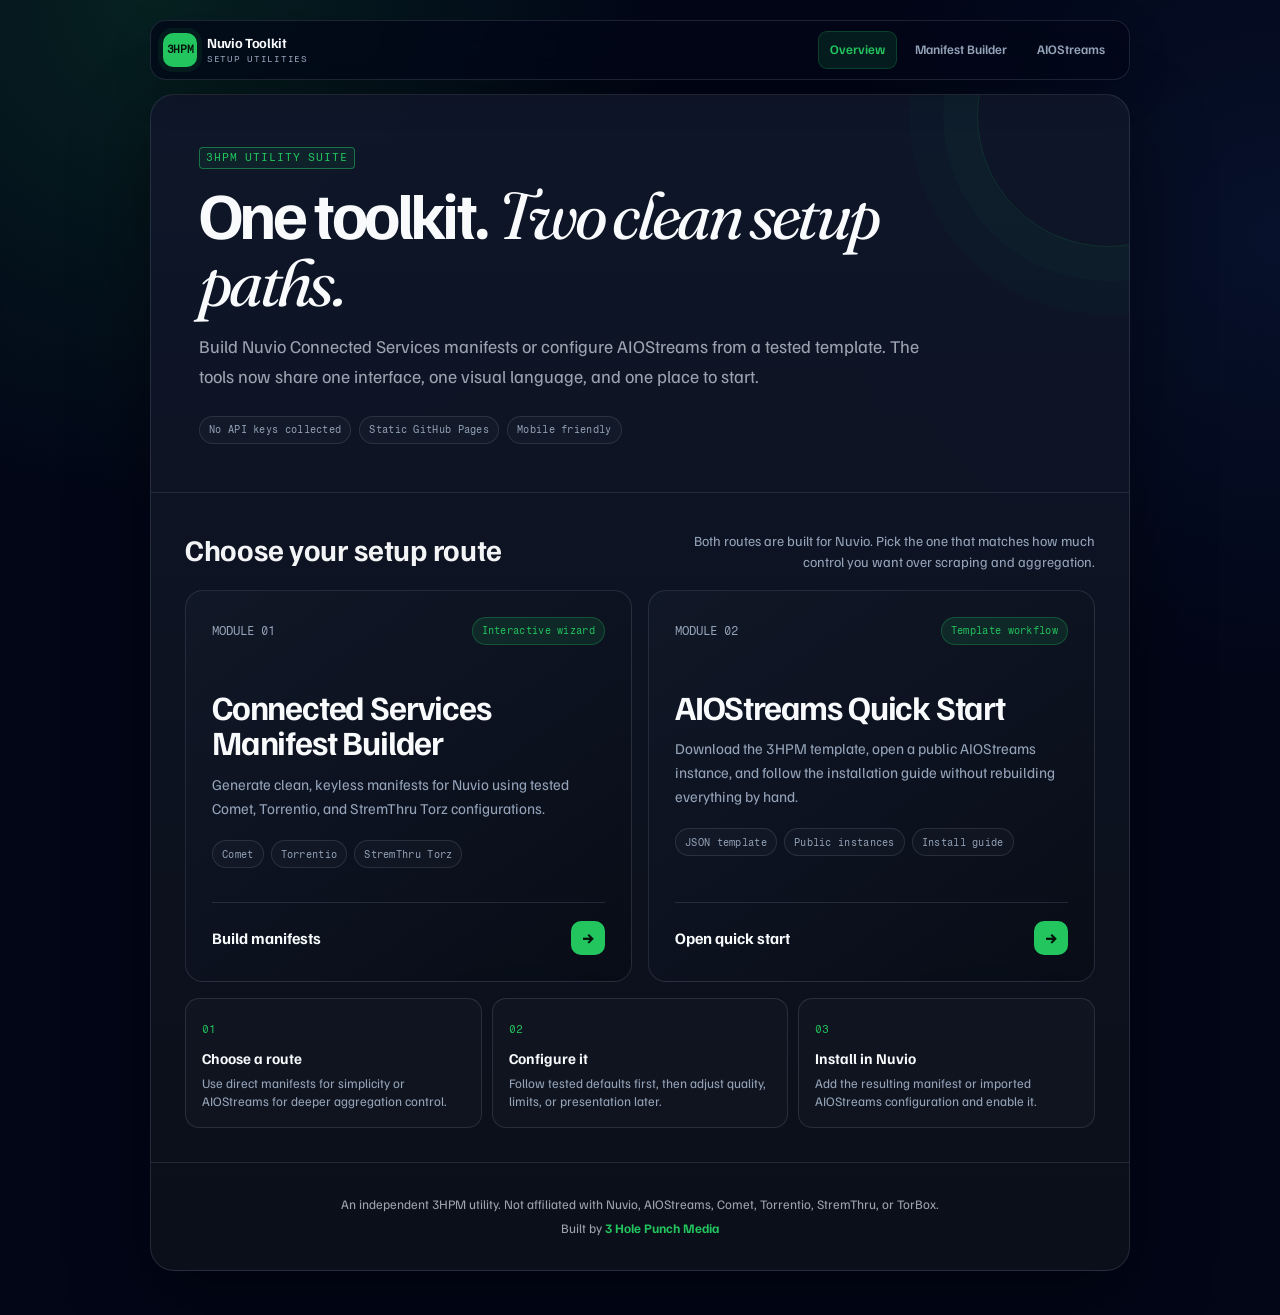
<file: index.html>
<!DOCTYPE html>
<html lang="en">
<head>
    <meta charset="UTF-8">
    <meta name="viewport" content="width=device-width, initial-scale=1.0">
    <meta name="description" content="3HPM setup tools for Nuvio Connected Services and AIOStreams.">
    <title>3HPM Nuvio Setup Toolkit</title>
    <link rel="stylesheet" href="global.css">
    <link rel="stylesheet" href="suite.css">
</head>
<body>
    <div class="suite-shell">
        <nav class="suite-nav" aria-label="Toolkit navigation">
            <a class="suite-brand" href="index.html" aria-label="3HPM Nuvio Toolkit home">
                <span class="suite-mark">3HPM</span>
                <span class="suite-brand-copy">
                    <strong>Nuvio Toolkit</strong>
                    <span>Setup utilities</span>
                </span>
            </a>
            <div class="suite-links">
                <a class="is-active" href="index.html" aria-current="page">Overview</a>
                <a href="standard.html">Manifest Builder</a>
                <a href="Aiotb/index.html">AIOStreams</a>
            </div>
        </nav>

        <section class="card">
            <header class="landing-hero">
                <span class="tag">3HPM Utility Suite</span>
                <h1>One toolkit. <em>Two clean setup paths.</em></h1>
                <p class="lede">Build Nuvio Connected Services manifests or configure AIOStreams from a tested template. The tools now share one interface, one visual language, and one place to start.</p>
                <div class="suite-proof" aria-label="Toolkit features">
                    <span>No API keys collected</span>
                    <span>Static GitHub Pages</span>
                    <span>Mobile friendly</span>
                </div>
            </header>

            <main class="landing-main">
                <div class="section-heading">
                    <h2>Choose your setup route</h2>
                    <p>Both routes are built for Nuvio. Pick the one that matches how much control you want over scraping and aggregation.</p>
                </div>

                <div class="module-grid">
                    <a href="standard.html" class="module-card">
                        <div class="module-card-content">
                            <div class="module-card-top">
                                <span class="module-number">MODULE 01</span>
                                <span class="status-chip">Interactive wizard</span>
                            </div>
                            <h3>Connected Services Manifest Builder</h3>
                            <p>Generate clean, keyless manifests for Nuvio using tested Comet, Torrentio, and StremThru Torz configurations.</p>
                            <div class="module-tags" aria-label="Supported addons">
                                <span>Comet</span>
                                <span>Torrentio</span>
                                <span>StremThru Torz</span>
                            </div>
                        </div>
                        <div class="module-card-action">
                            <span>Build manifests</span>
                            <span class="module-arrow" aria-hidden="true">→</span>
                        </div>
                    </a>

                    <a href="Aiotb/index.html" class="module-card">
                        <div class="module-card-content">
                            <div class="module-card-top">
                                <span class="module-number">MODULE 02</span>
                                <span class="status-chip">Template workflow</span>
                            </div>
                            <h3>AIOStreams Quick Start</h3>
                            <p>Download the 3HPM template, open a public AIOStreams instance, and follow the installation guide without rebuilding everything by hand.</p>
                            <div class="module-tags" aria-label="AIOStreams workflow features">
                                <span>JSON template</span>
                                <span>Public instances</span>
                                <span>Install guide</span>
                            </div>
                        </div>
                        <div class="module-card-action">
                            <span>Open quick start</span>
                            <span class="module-arrow" aria-hidden="true">→</span>
                        </div>
                    </a>
                </div>

                <div class="workflow-strip" aria-label="Toolkit workflow">
                    <div class="workflow-item">
                        <span>01</span>
                        <strong>Choose a route</strong>
                        <p>Use direct manifests for simplicity or AIOStreams for deeper aggregation control.</p>
                    </div>
                    <div class="workflow-item">
                        <span>02</span>
                        <strong>Configure it</strong>
                        <p>Follow tested defaults first, then adjust quality, limits, or presentation later.</p>
                    </div>
                    <div class="workflow-item">
                        <span>03</span>
                        <strong>Install in Nuvio</strong>
                        <p>Add the resulting manifest or imported AIOStreams configuration and enable it.</p>
                    </div>
                </div>
            </main>

            <footer>
                <p>An independent 3HPM utility. Not affiliated with Nuvio, AIOStreams, Comet, Torrentio, StremThru, or TorBox.</p>
                <p style="margin-top: 4px;">Built by <span>3 Hole Punch Media</span></p>
            </footer>
        </section>
    </div>

    <script src="https://storage.ko-fi.com/cdn/scripts/overlay-widget.js"></script>
    <script>
        kofiWidgetOverlay.draw('threehpm', {
            'type': 'floating-chat',
            'floating-chat.donateButton.text': 'Support Toolkit',
            'floating-chat.donateButton.background-color': '#ffffff',
            'floating-chat.donateButton.text-color': '#323842'
        });
    </script>
</body>
</html>
</file>
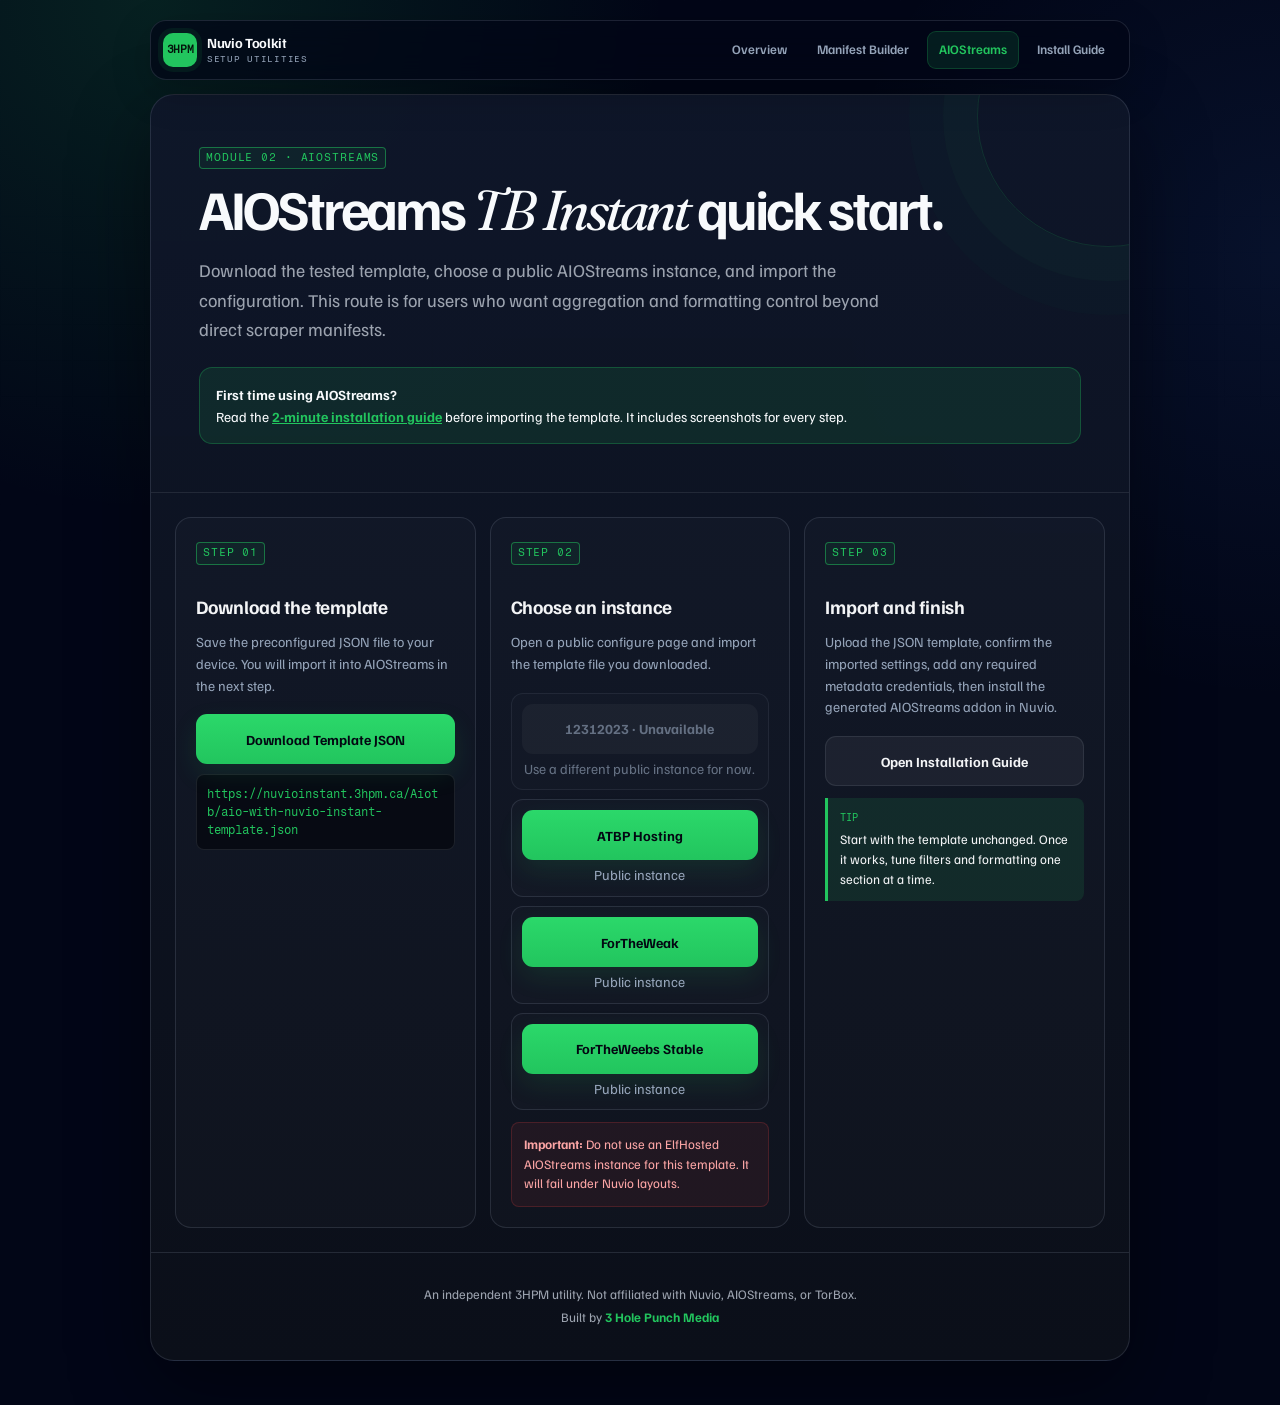
<file: Aiotb/index.html>
<!DOCTYPE html>

<html lang="en">
<head>
<meta charset="utf-8"/>
<meta content="width=device-width, initial-scale=1" name="viewport"/>
<title>AIOStreams TB Instant Quick Start | 3HPM</title>
<meta content="Download the 3HPM AIOStreams template for use with Nuvio Instant and TB Instant." name="description"/>
<link href="../global.css" rel="stylesheet"/>
<link href="../suite.css" rel="stylesheet"/>
</head>
<body>
<div class="suite-shell">
<nav aria-label="Toolkit navigation" class="suite-nav">
<a aria-label="3HPM Nuvio Toolkit home" class="suite-brand" href="../index.html">
<span class="suite-mark">3HPM</span>
<span class="suite-brand-copy">
<strong>Nuvio Toolkit</strong>
<span>Setup utilities</span>
</span>
</a>
<div class="suite-links">
<a href="../index.html">Overview</a>
<a href="../standard.html">Manifest Builder</a>
<a aria-current="page" class="is-active" href="index.html">AIOStreams</a>
<a href="install/index.html">Install Guide</a></div>
</nav>
<section aria-labelledby="page-title" class="card">
<header class="tool-hero">
<span class="tag">Module 02 · AIOStreams</span>
<h1 id="page-title">AIOStreams <em>TB Instant</em> quick start.</h1>
<p class="lead">Download the tested template, choose a public AIOStreams instance, and import the configuration. This route is for users who want aggregation and formatting control beyond direct scraper manifests.</p>
<div class="guide-callout">
<strong>First time using AIOStreams?</strong><br/>
                    Read the <a href="install/index.html">2-minute installation guide</a> before importing the template. It includes screenshots for every step.
                </div>
</header>
<main class="quick-start-main">
<section class="quick-step">
<span class="step-label">Step 01</span>
<h2>Download the template</h2>
<p>Save the preconfigured JSON file to your device. You will import it into AIOStreams in the next step.</p>
<a class="download" download="" href="aio-with-nuvio-instant-template.json">Download Template JSON</a>
<code class="template-url">https://nuvioinstant.3hpm.ca/Aiotb/aio-with-nuvio-instant-template.json</code>
</section>
<section class="quick-step">
<span class="step-label">Step 02</span>
<h2>Choose an instance</h2>
<p>Open a public configure page and import the template file you downloaded.</p>
<div class="instance-list">
<div class="instance-card is-unavailable">
<span aria-disabled="true" class="download">12312023 · Unavailable</span>
<p>Use a different public instance for now.</p>
</div>
<div class="instance-card">
<a class="download" href="https://aio.atbphosting.com/stremio/configure" rel="noopener noreferrer" target="_blank">ATBP Hosting</a>
<p>Public instance</p>
</div>
<div class="instance-card">
<a class="download" href="https://aiostreams.fortheweak.cloud/stremio/configure" rel="noopener noreferrer" target="_blank">ForTheWeak</a>
<p>Public instance</p>
</div>
<div class="instance-card">
<a class="download" href="https://aiostreamsfortheweebsstable.midnightignite.me/stremio/configure" rel="noopener noreferrer" target="_blank">ForTheWeebs Stable</a>
<p>Public instance</p>
</div>
</div>
<div class="warning-note">
<strong>Important:</strong> Do not use an ElfHosted AIOStreams instance for this template. It will fail under Nuvio layouts.
                    </div>
</section>
<section class="quick-step">
<span class="step-label">Step 03</span>
<h2>Import and finish</h2>
<p>Upload the JSON template, confirm the imported settings, add any required metadata credentials, then install the generated AIOStreams addon in Nuvio.</p>
<a class="download" href="install/index.html" style="background:rgba(255,255,255,0.05); border:1px solid var(--border); color:var(--text); box-shadow:none;">Open Installation Guide</a>
<aside class="notice" role="note">
<span class="stamp">Tip</span>
<p>Start with the template unchanged. Once it works, tune filters and formatting one section at a time.</p>
</aside>
</section>
</main>
<footer>
<p>An independent 3HPM utility. Not affiliated with Nuvio, AIOStreams, or TorBox.</p>
<p style="margin-top: 4px;">Built by <span>3 Hole Punch Media</span></p>
</footer>
</section>
</div>
<script src="https://storage.ko-fi.com/cdn/scripts/overlay-widget.js"></script>
<script>
        kofiWidgetOverlay.draw('threehpm', {
            'type': 'floating-chat',
            'floating-chat.donateButton.text': 'Support Toolkit',
            'floating-chat.donateButton.background-color': '#ffffff',
            'floating-chat.donateButton.text-color': '#323842'
        });
    </script>
</body>
</html>
</file>
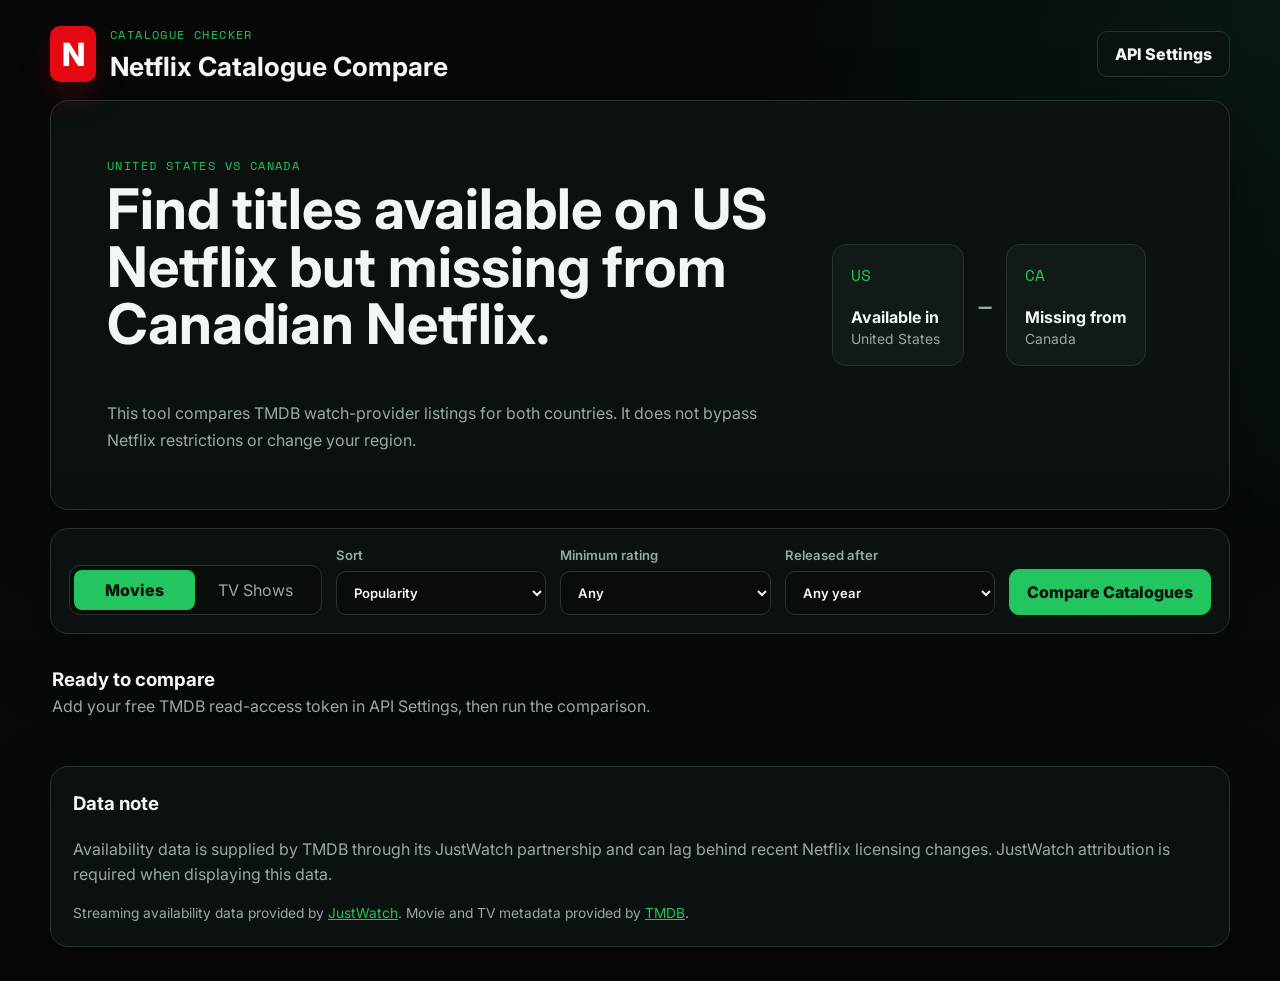
<file: netflux/index.html>
<!doctype html>
<html lang="en">
<head>
  <meta charset="utf-8">
  <meta name="viewport" content="width=device-width, initial-scale=1">
  <meta name="theme-color" content="#050807">
  <title>Netflix Catalogue Compare</title>
  <meta name="description" content="Compare Netflix availability between the United States and Canada using TMDB watch-provider data.">
  <link rel="stylesheet" href="styles.css">
</head>
<body>
  <header class="site-header">
    <div class="brand">
      <span class="brand-mark">N</span>
      <div>
        <p class="eyebrow">CATALOGUE CHECKER</p>
        <h1>Netflix Catalogue Compare</h1>
      </div>
    </div>
    <button id="settingsButton" class="ghost-button" type="button">API Settings</button>
  </header>

  <main>
    <section class="hero panel">
      <div>
        <p class="eyebrow">UNITED STATES VS CANADA</p>
        <h2>Find titles available on US Netflix but missing from Canadian Netflix.</h2>
        <p class="lede">This tool compares TMDB watch-provider listings for both countries. It does not bypass Netflix restrictions or change your region.</p>
      </div>
      <div class="comparison" aria-label="Catalogue comparison">
        <div class="country-card">
          <span class="flag">US</span>
          <strong>Available in</strong>
          <span>United States</span>
        </div>
        <span class="minus">−</span>
        <div class="country-card">
          <span class="flag">CA</span>
          <strong>Missing from</strong>
          <span>Canada</span>
        </div>
      </div>
    </section>

    <section class="controls panel" aria-label="Search controls">
      <div class="segmented" role="group" aria-label="Content type">
        <button class="segment active" data-type="movie" type="button">Movies</button>
        <button class="segment" data-type="tv" type="button">TV Shows</button>
      </div>

      <label>
        Sort
        <select id="sortBy">
          <option value="popularity.desc">Popularity</option>
          <option value="vote_average.desc">Rating</option>
          <option value="primary_release_date.desc">Newest first</option>
          <option value="original_title.asc">Title A–Z</option>
        </select>
      </label>

      <label>
        Minimum rating
        <select id="minRating">
          <option value="0">Any</option>
          <option value="6">6+</option>
          <option value="7">7+</option>
          <option value="8">8+</option>
        </select>
      </label>

      <label>
        Released after
        <select id="yearFrom">
          <option value="">Any year</option>
        </select>
      </label>

      <button id="compareButton" class="primary-button" type="button">Compare Catalogues</button>
    </section>

    <section class="status-row">
      <div>
        <h3 id="resultsHeading">Ready to compare</h3>
        <p id="statusText">Add your free TMDB read-access token in API Settings, then run the comparison.</p>
      </div>
      <button id="loadMoreButton" class="ghost-button hidden" type="button">Load More</button>
    </section>

    <section id="results" class="results-grid" aria-live="polite"></section>

    <section class="notice panel">
      <h3>Data note</h3>
      <p>Availability data is supplied by TMDB through its JustWatch partnership and can lag behind recent Netflix licensing changes. JustWatch attribution is required when displaying this data.</p>
      <p class="attribution">Streaming availability data provided by <a href="https://www.justwatch.com/" target="_blank" rel="noopener noreferrer">JustWatch</a>. Movie and TV metadata provided by <a href="https://www.themoviedb.org/" target="_blank" rel="noopener noreferrer">TMDB</a>.</p>
    </section>
  </main>

  <dialog id="settingsDialog">
    <form method="dialog" class="settings-form">
      <div class="dialog-heading">
        <div>
          <p class="eyebrow">SETUP</p>
          <h2>TMDB API Settings</h2>
        </div>
        <button class="icon-button" value="cancel" aria-label="Close settings">×</button>
      </div>

      <p>Create a free TMDB account, request API access, then paste your API Read Access Token below. It stays in this browser and is sent only to TMDB.</p>

      <label>
        API Read Access Token
        <textarea id="apiToken" rows="5" placeholder="Paste the long TMDB bearer token here"></textarea>
      </label>

      <div class="dialog-actions">
        <button id="clearTokenButton" class="ghost-button" type="button">Clear Token</button>
        <button id="saveTokenButton" class="primary-button" value="default">Save Token</button>
      </div>
    </form>
  </dialog>

  <template id="cardTemplate">
    <article class="title-card">
      <div class="poster-wrap">
        <img class="poster" alt="">
        <span class="rating"></span>
      </div>
      <div class="card-body">
        <p class="availability">US NETFLIX · NOT LISTED IN CANADA</p>
        <h3 class="title"></h3>
        <p class="meta"></p>
        <p class="overview"></p>
        <a class="details-link" target="_blank" rel="noopener noreferrer">View on TMDB</a>
      </div>
    </article>
  </template>

  <script src="app.js"></script>
</body>
</html>
</file>
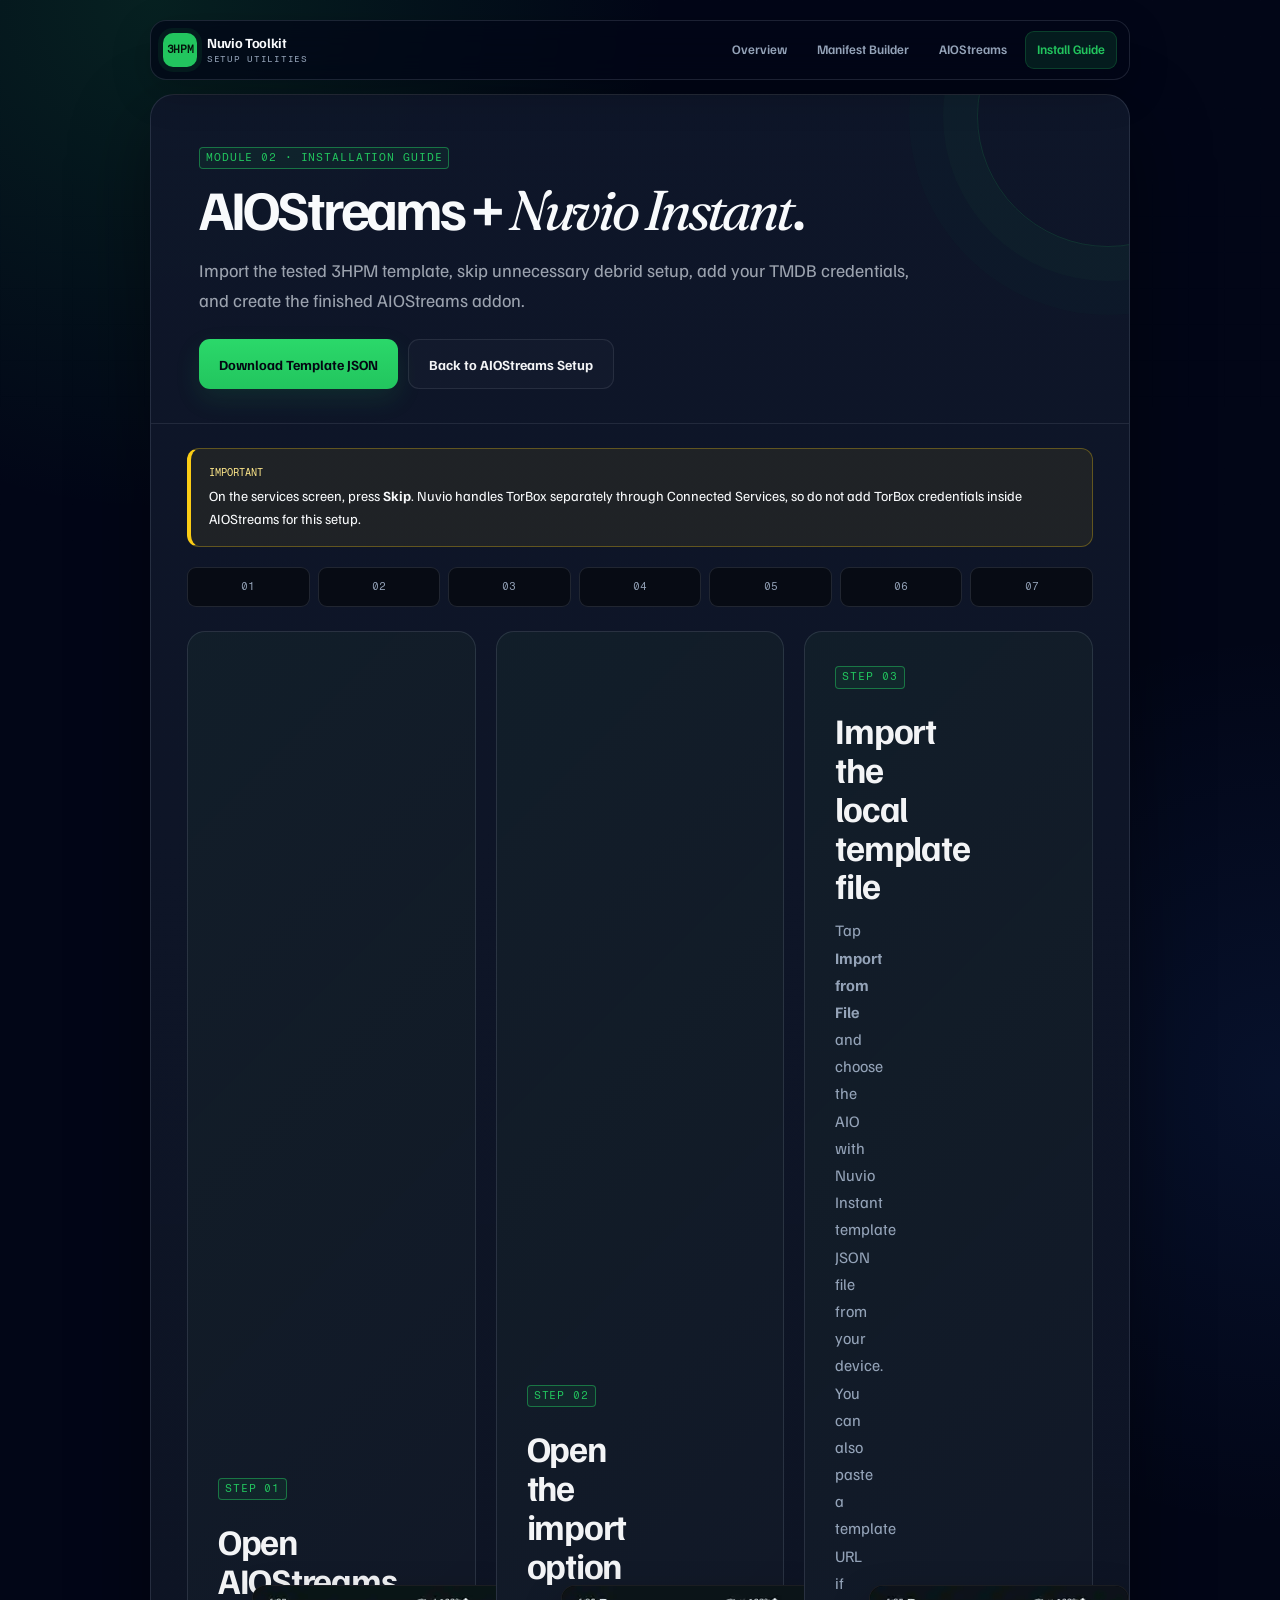
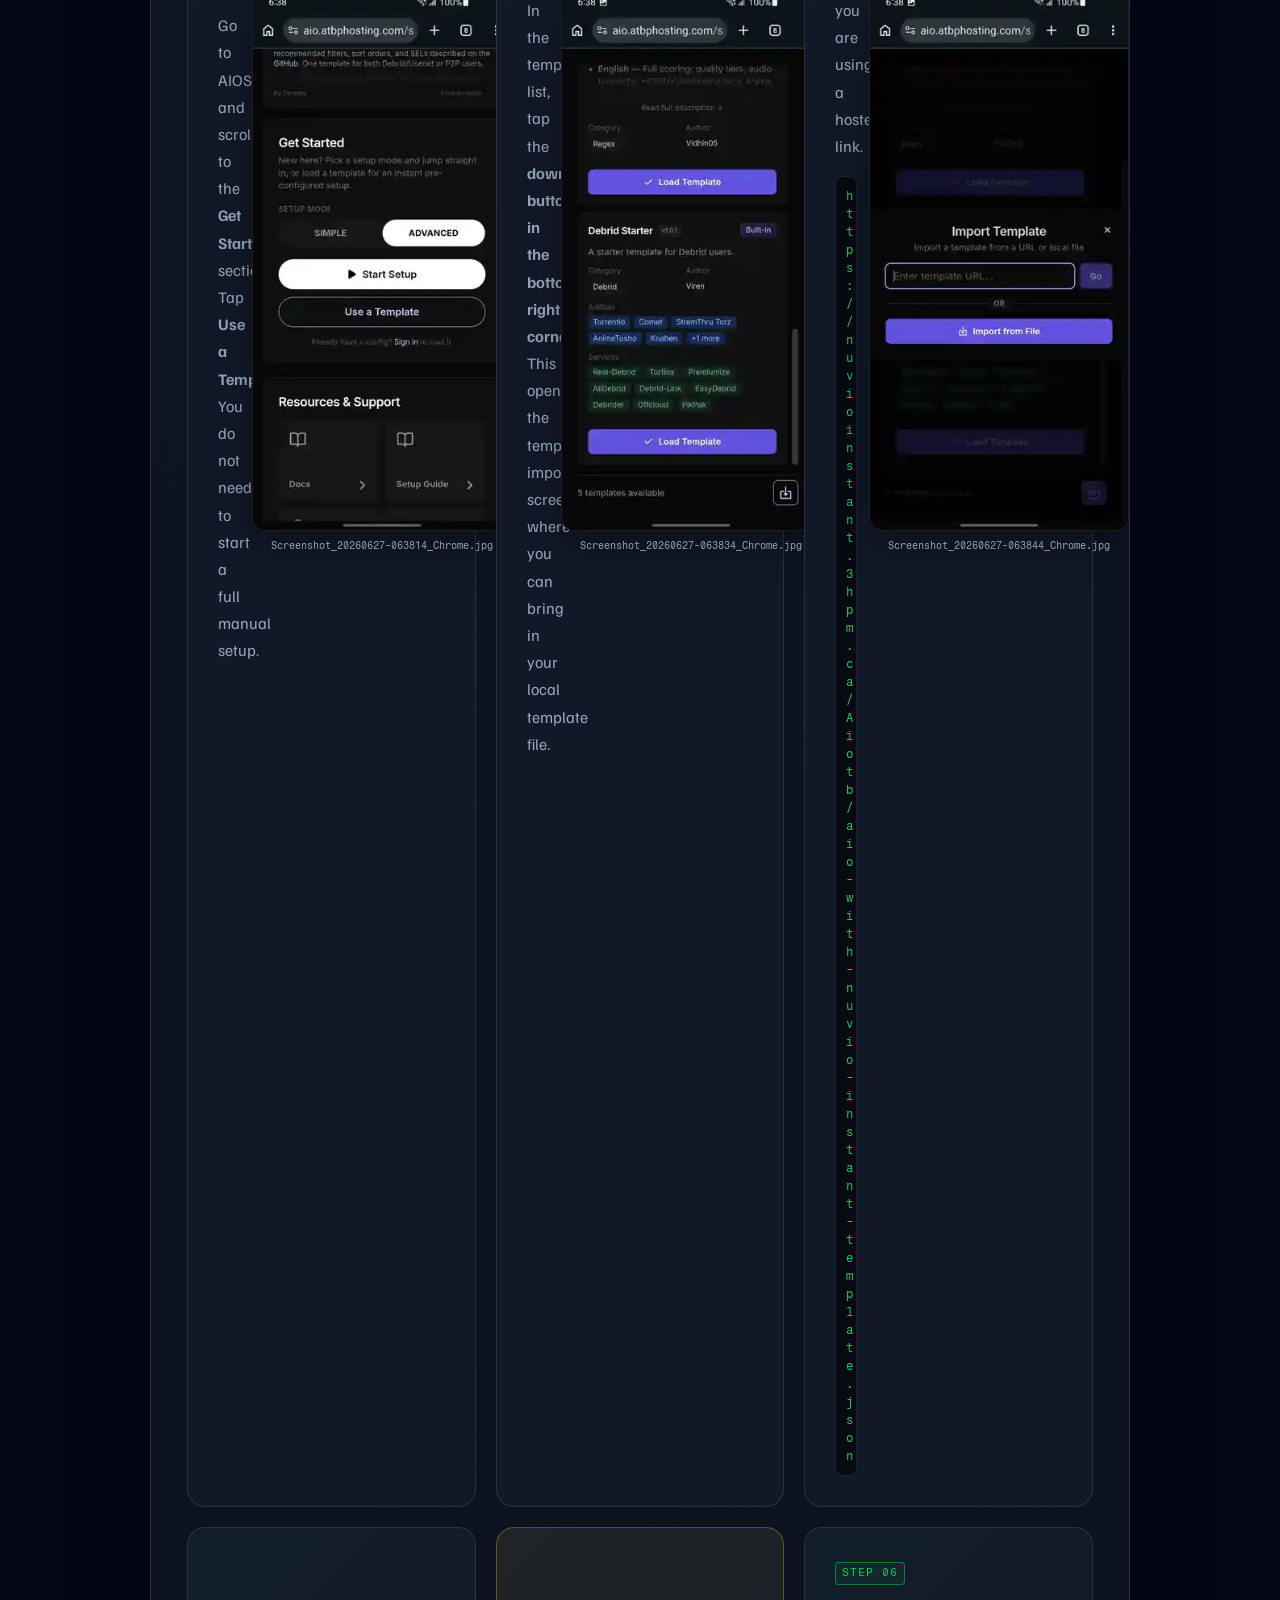
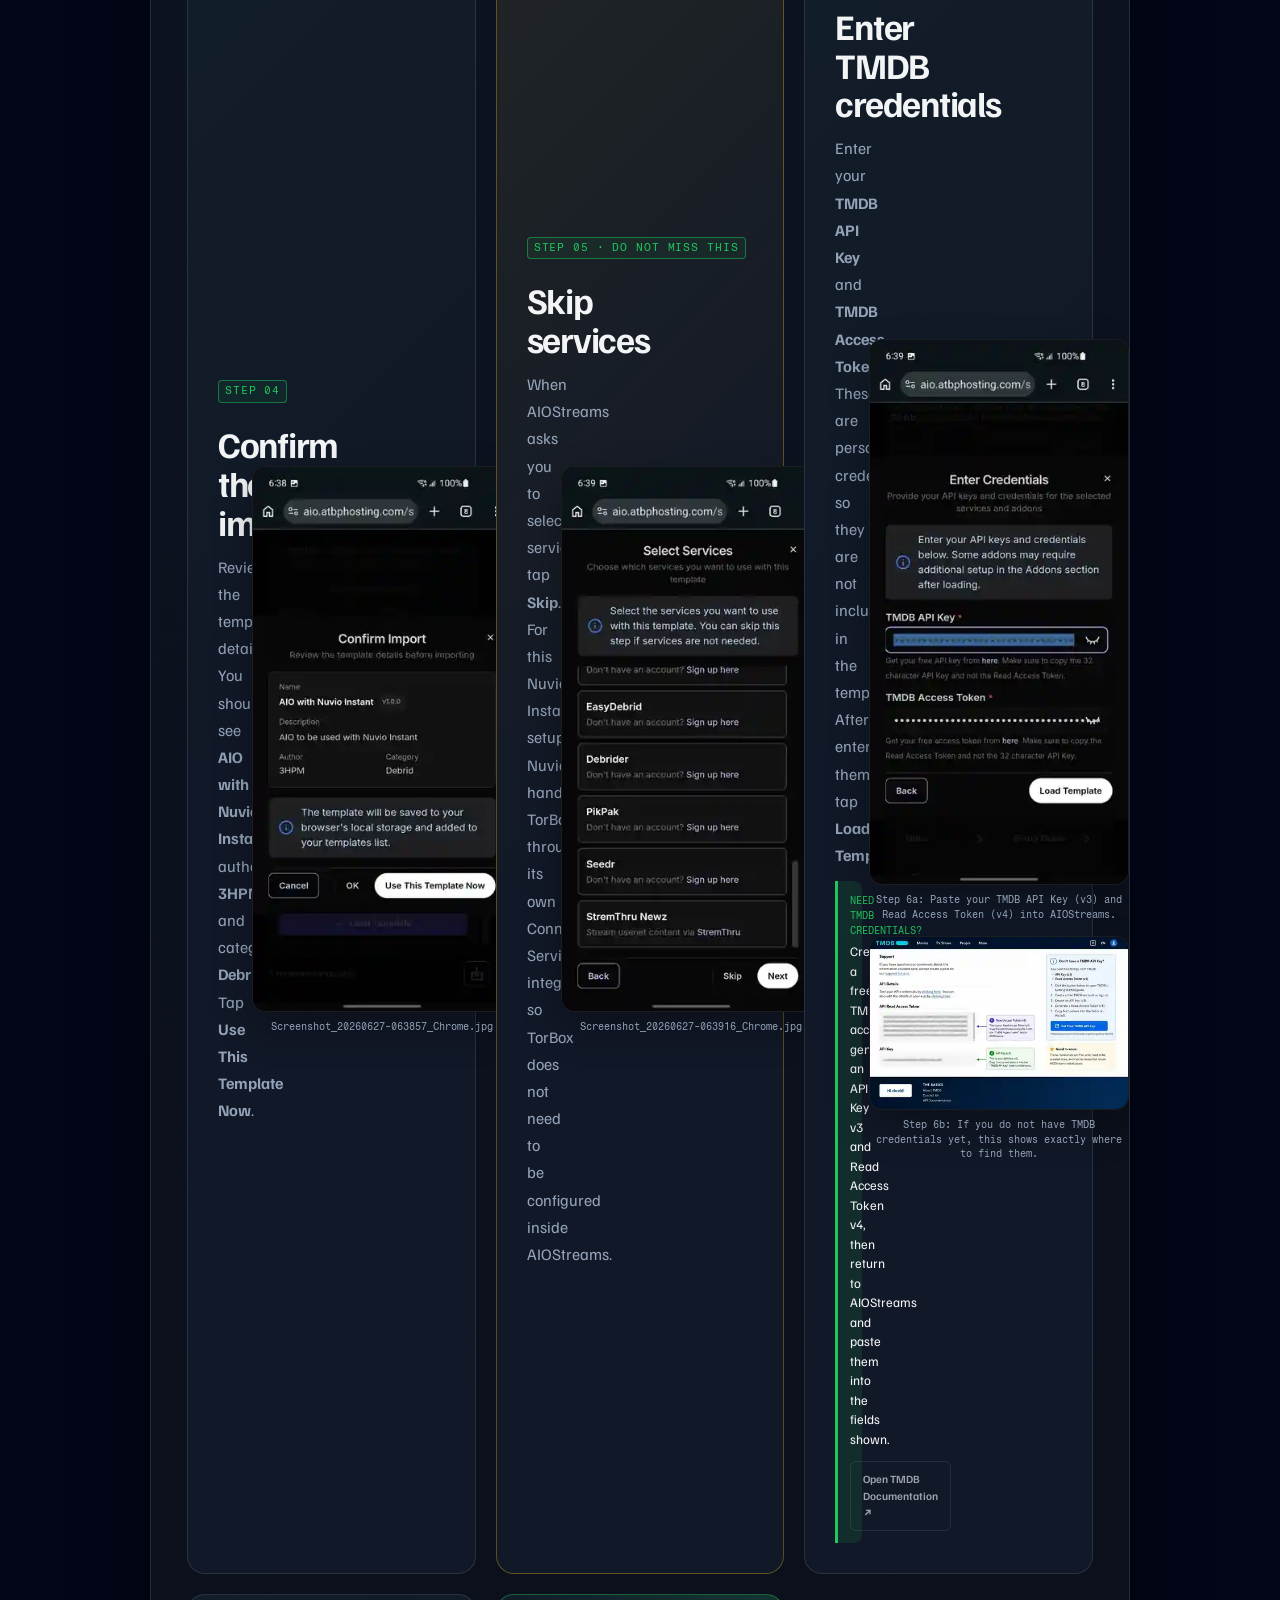
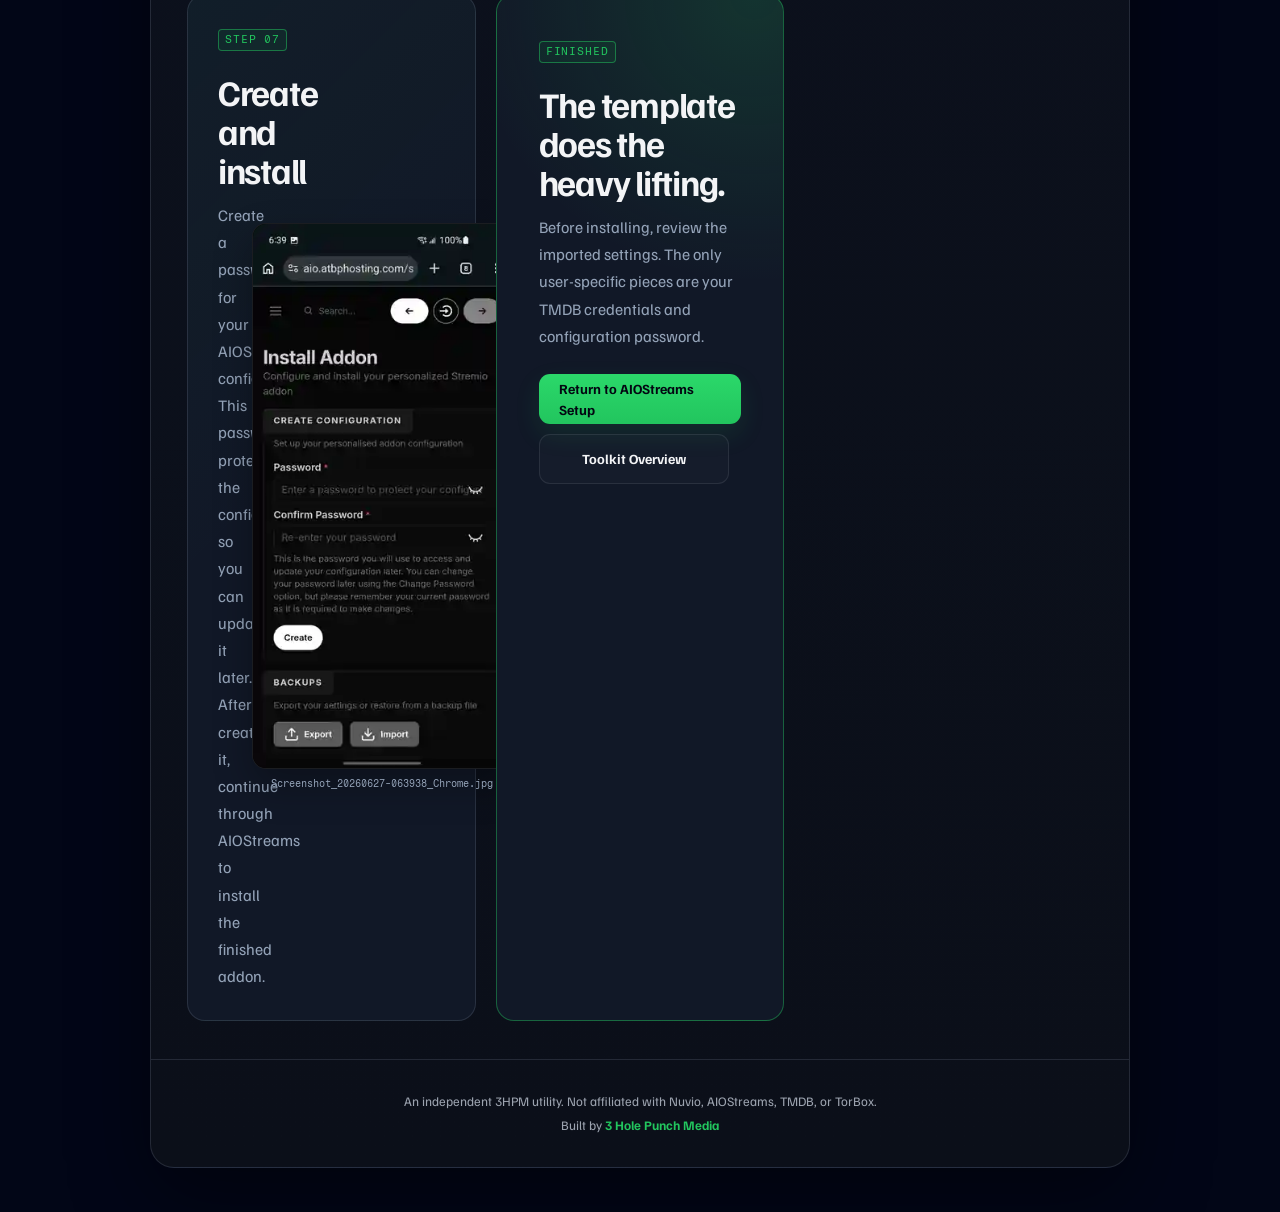
<file: Aiotb/install/index.html>
<!DOCTYPE html>

<html lang="en">
<head>
<meta charset="utf-8"/>
<meta content="width=device-width, initial-scale=1" name="viewport"/>
<title>AIOStreams + Nuvio Instant Install Guide | 3HPM</title>
<meta content="Import the 3HPM AIOStreams template, skip debrid setup, add TMDB credentials, and install it in Nuvio." name="description"/>
<link href="../../global.css" rel="stylesheet"/>
<link href="../../suite.css" rel="stylesheet"/>
<link href="guide.css" rel="stylesheet"/></head>
<body>
<div class="suite-shell guide-shell">
<nav aria-label="Toolkit navigation" class="suite-nav">
<a aria-label="3HPM Nuvio Toolkit home" class="suite-brand" href="../../index.html"><span class="suite-mark">3HPM</span><span class="suite-brand-copy"><strong>Nuvio Toolkit</strong><span>Setup utilities</span></span></a>
<div class="suite-links"><a href="../../index.html">Overview</a><a href="../../standard.html">Manifest Builder</a><a href="../index.html">AIOStreams</a><a aria-current="page" class="is-active" href="index.html">Install Guide</a></div>
</nav>
<section aria-labelledby="page-title" class="card guide-card">
<header class="tool-hero guide-hero">
<span class="tag">Module 02 · Installation Guide</span>
<h1 id="page-title">AIOStreams + <em>Nuvio Instant</em>.</h1>
<p class="lead">Import the tested 3HPM template, skip unnecessary debrid setup, add your TMDB credentials, and create the finished AIOStreams addon.</p>
<div class="guide-actions"><a class="btn primary" download="" href="../aio-with-nuvio-instant-template.json">Download Template JSON</a><a class="btn ghost" href="../index.html">Back to AIOStreams Setup</a></div>
</header>
<aside class="guide-alert" role="note"><span class="stamp">Important</span><p>On the services screen, press <strong>Skip</strong>. Nuvio handles TorBox separately through Connected Services, so do not add TorBox credentials inside AIOStreams for this setup.</p></aside>
<nav aria-label="Guide steps" class="guide-jump"><a href="#step-1">01</a><a href="#step-2">02</a><a href="#step-3">03</a><a href="#step-4">04</a><a href="#step-5">05</a><a href="#step-6">06</a><a href="#step-7">07</a></nav>
<main class="guide-main">
<article class="guide-step" id="step-1">
<div class="guide-copy"><span class="step-label">Step 01</span><h2>Open AIOStreams</h2><p>Go to AIOStreams and scroll to the <strong>Get Started</strong> section. Tap <strong>Use a Template</strong>. You do not need to start a full manual setup.</p></div>
<figure class="guide-figure"><img alt="Start on AIOStreams" decoding="async" loading="eager" data-b64="step-01" data-parts="2"/><figcaption>Screenshot_20260627-063814_Chrome.jpg</figcaption></figure>
</article><article class="guide-step" id="step-2">
<div class="guide-copy"><span class="step-label">Step 02</span><h2>Open the import option</h2><p>In the template list, tap the <strong>download/import button in the bottom-right corner</strong>. This opens the template import screen where you can bring in your local template file.</p></div>
<figure class="guide-figure"><img alt="Open template import" decoding="async" loading="lazy" data-b64="step-02" data-parts="2"/><figcaption>Screenshot_20260627-063834_Chrome.jpg</figcaption></figure>
</article><article class="guide-step" id="step-3">
<div class="guide-copy"><span class="step-label">Step 03</span><h2>Import the local template file</h2><p>Tap <strong>Import from File</strong> and choose the AIO with Nuvio Instant template JSON file from your device. You can also paste a template URL if you are using a hosted link.</p><code>https://nuvioinstant.3hpm.ca/Aiotb/aio-with-nuvio-instant-template.json</code></div>
<figure class="guide-figure"><img alt="Import the template" decoding="async" loading="lazy" data-b64="step-03" data-parts="1"/><figcaption>Screenshot_20260627-063844_Chrome.jpg</figcaption></figure>
</article><article class="guide-step" id="step-4">
<div class="guide-copy"><span class="step-label">Step 04</span><h2>Confirm the import</h2><p>Review the template details. You should see <strong>AIO with Nuvio Instant</strong>, author <strong>3HPM</strong>, and category <strong>Debrid</strong>. Tap <strong>Use This Template Now</strong>.</p></div>
<figure class="guide-figure"><img alt="Confirm the template" decoding="async" loading="lazy" data-b64="step-04" data-parts="2"/><figcaption>Screenshot_20260627-063857_Chrome.jpg</figcaption></figure>
</article><article class="guide-step guide-step-critical" id="step-5">
<div class="guide-copy"><span class="step-label">Step 05 · Do not miss this</span><h2>Skip services</h2><p>When AIOStreams asks you to select services, tap <strong>Skip</strong>. For this Nuvio Instant setup, Nuvio handles TorBox through its own Connected Services integration, so TorBox does not need to be configured inside AIOStreams.</p></div>
<figure class="guide-figure"><img alt="Skip services" decoding="async" loading="lazy" data-b64="step-05" data-parts="2"/><figcaption>Screenshot_20260627-063916_Chrome.jpg</figcaption></figure>
</article><article class="guide-step" id="step-6">
<div class="guide-copy"><span class="step-label">Step 06</span><h2>Enter TMDB credentials</h2><p>Enter your <strong>TMDB API Key</strong> and <strong>TMDB Access Token</strong>. These are personal credentials, so they are not included in the template. After entering them, tap <strong>Load Template</strong>.</p><aside class="notice guide-tmdb" role="note">
<span class="stamp">Need TMDB credentials?</span>
<p>Create a free TMDB account, generate an API Key v3 and Read Access Token v4, then return to AIOStreams and paste them into the fields shown.</p>
<a class="smallBtn" href="https://developer.themoviedb.org/docs/getting-started" rel="noopener noreferrer" target="_blank">Open TMDB Documentation ↗</a>
</aside></div>
<div class="guide-gallery"><figure class="guide-figure"><img alt="Paste TMDB credentials into AIOStreams" decoding="async" loading="lazy" data-b64="step-06" data-parts="2"/><figcaption>Step 6a: Paste your TMDB API Key (v3) and Read Access Token (v4) into AIOStreams.</figcaption></figure><figure class="guide-figure"><img alt="Find TMDB credentials" decoding="async" loading="lazy" data-b64="step-07" data-parts="2"/><figcaption>Step 6b: If you do not have TMDB credentials yet, this shows exactly where to find them.</figcaption></figure></div>
</article><article class="guide-step" id="step-7">
<div class="guide-copy"><span class="step-label">Step 07</span><h2>Create and install</h2><p>Create a password for your AIOStreams configuration. This password protects the config so you can update it later. After creating it, continue through AIOStreams to install the finished addon.</p></div>
<figure class="guide-figure"><img alt="Create your AIOStreams configuration" decoding="async" loading="lazy" data-b64="step-08" data-parts="2"/><figcaption>Screenshot_20260627-063938_Chrome.jpg</figcaption></figure>
</article>
<section class="guide-finish"><span class="tag">Finished</span><h2>The template does the heavy lifting.</h2><p>Before installing, review the imported settings. The only user-specific pieces are your TMDB credentials and configuration password.</p><div class="guide-actions"><a class="btn primary" href="../index.html">Return to AIOStreams Setup</a><a class="btn ghost" href="../../index.html">Toolkit Overview</a></div></section>
</main>
<footer><p>An independent 3HPM utility. Not affiliated with Nuvio, AIOStreams, TMDB, or TorBox.</p><p style="margin-top:4px;">Built by <span>3 Hole Punch Media</span></p></footer>
</section>
</div>
<script src="https://storage.ko-fi.com/cdn/scripts/overlay-widget.js"></script>
<script>kofiWidgetOverlay.draw('threehpm', {'type':'floating-chat','floating-chat.donateButton.text':'Support Toolkit','floating-chat.donateButton.background-color':'#ffffff','floating-chat.donateButton.text-color':'#323842'});</script>
<script src="guide.js"></script>
</body>
</html>
</file>
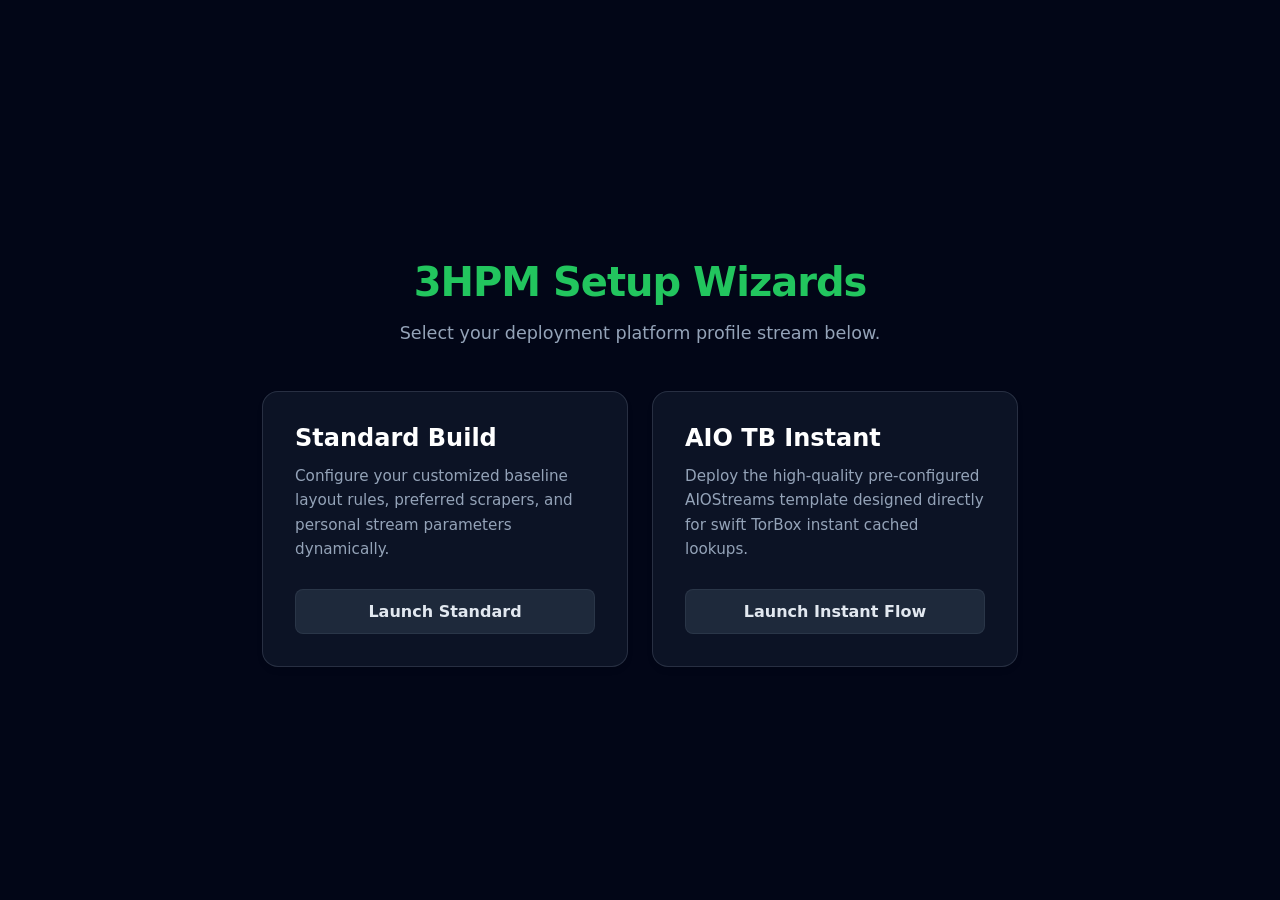
<file: hub.html>
<!DOCTYPE html>
<html lang="en">
<head>
    <meta charset="UTF-8">
    <meta name="viewport" content="width=device-width, initial-scale=1.0">
    <title>3HPM | Nuvio Wizard Hub</title>
    <style>
        body {
            background-color: #020617;
            color: #f5f5f7;
            font-family: Inter, system-ui, -apple-system, sans-serif;
            display: flex;
            flex-direction: column;
            align-items: center;
            justify-content: center;
            min-height: 100vh;
            margin: 0;
            padding: 20px;
            box-sizing: border-box;
        }
        .container {
            text-align: center;
            max-width: 800px;
            width: 100%;
        }
        h1 {
            color: #22c55e;
            font-size: 2.5rem;
            margin-bottom: 8px;
            letter-spacing: -0.025em;
        }
        p.subtitle {
            color: #94a3b8;
            margin-bottom: 48px;
            font-size: 1.1rem;
        }
        .wizard-options {
            display: flex;
            gap: 24px;
            justify-content: center;
            flex-wrap: wrap;
        }
        .card {
            background: rgba(15, 23, 42, 0.8);
            border: 1px solid rgba(148, 163, 184, 0.2);
            border-radius: 16px;
            padding: 32px;
            width: 300px;
            transition: all 0.2s ease-in-out;
            text-decoration: none;
            color: inherit;
            display: flex;
            flex-direction: column;
            justify-content: space-between;
            text-align: left;
            box-shadow: 0 4px 6px -1px rgba(0, 0, 0, 0.1);
        }
        .card:hover {
            transform: translateY(-4px);
            border-color: #22c55e;
            box-shadow: 0 10px 15px -3px rgba(34, 197, 94, 0.2);
        }
        .card h2 {
            margin: 0 0 12px 0;
            color: #ffffff;
            font-size: 1.5rem;
        }
        .card p {
            color: #94a3b8;
            font-size: 0.95rem;
            line-height: 1.6;
            margin: 0;
            flex-grow: 1;
        }
        .btn {
            background: #1e293b;
            color: #e2e8f0;
            border: 1px solid rgba(148, 163, 184, 0.1);
            padding: 12px 20px;
            border-radius: 8px;
            font-weight: 600;
            margin-top: 28px;
            text-align: center;
            transition: all 0.2s;
        }
        .card:hover .btn {
            background: #22c55e;
            color: #020617;
            border-color: #22c55e;
        }
    </style>
</head>
<body>

    <div class="container">
        <h1>3HPM Setup Wizards</h1>
        <p class="subtitle">Select your deployment platform profile stream below.</p>
        
        <div class="wizard-options">
            <a href="index.html" class="card">
                <div>
                    <h2>Standard Build</h2>
                    <p>Configure your customized baseline layout rules, preferred scrapers, and personal stream parameters dynamically.</p>
                </div>
                <div class="btn">Launch Standard</div>
            </a>

            <a href="Aiotb/index.html" class="card">
                <div>
                    <h2>AIO TB Instant</h2>
                    <p>Deploy the high-quality pre-configured AIOStreams template designed directly for swift TorBox instant cached lookups.</p>
                </div>
                <div class="btn">Launch Instant Flow</div>
            </a>
        </div>
    </div>

</body>
</html>
</file>
<file: global.css>
/* ==========================================================================
   3HPM Nuvio Suite - Definitive Unified Global Stylesheet
   ========================================================================== */

@import url('https://fonts.googleapis.com/css2?family=Familjen+Grotesk:wght@400;500;600;700&family=Fraunces:ital,opsz,wght@0,9..144,300;0,9..144,400;0,9..144,600;1,9..144,300;1,9..144,400;1,9..144,500&family=Fragment+Mono&display=swap');

:root {
    --bg: #030712;
    --panel: #0b0f19;
    --panel-card: #111827;
    --panel-input: #070a13;
    --panel-2: rgba(30, 41, 59, 0.4);
    --text: #f3f4f6;
    --muted: #9ca3af;
    --green: #22c55e;
    --green-dim: rgba(34, 197, 94, 0.12);
    --border: rgba(156, 163, 175, 0.15);
    --font-sans: 'Familjen Grotesk', system-ui, -apple-system, sans-serif;
    --font-mono: 'Fragment Mono', monospace;
}

* {
    box-sizing: border-box;
    margin: 0;
    padding: 0;
}

body {
    background-color: var(--bg);
    color: var(--text);
    font-family: var(--font-sans);
    line-height: 1.5;
    padding: 24px 12px;
    min-height: 100vh;
    display: flex;
    flex-direction: column;
    align-items: center;
}

/* Master Page Shell Layout */
.shell, .wrap, .site-wrapper {
    width: 100%;
    max-width: 840px;
    margin: 0 auto;
}

.card {
    background-color: var(--panel);
    border: 1px solid var(--border);
    border-radius: 20px;
    overflow: hidden;
    box-shadow: 0 20px 40px rgba(0, 0, 0, 0.5);
}

/* Streaming Notice Banner */
.releaseBanner {
    background: #111;
    color: #fff;
    border-bottom: 2px solid var(--green);
    font-family: var(--font-mono);
    font-size: 11px;
    text-transform: uppercase;
    letter-spacing: 0.05em;
    padding: 10px;
    text-align: center;
    margin-bottom: 16px;
    border-radius: 8px;
}
.releaseBanner strong { color: var(--green); }

/* Typography */
header {
    padding: 24px;
    border-bottom: 1px solid var(--border);
}
h1 {
    font-size: 28px;
    font-weight: 700;
    letter-spacing: -0.03em;
    line-height: 1.1;
    margin-bottom: 8px;
}
h1 em {
    font-family: 'Fraunces', serif;
    font-style: italic;
    font-weight: 400;
}
.lede, .lead {
    color: var(--muted);
    font-size: 15px;
    line-height: 1.6;
}

/* Main Grid Formats */
main, .wizard-grid {
    display: grid;
    grid-template-columns: repeat(auto-fit, minmax(280px, 1fr));
    gap: 16px;
    padding: 24px;
}

/* Hub Dashboard Cards */
a.wizard-card-link {
    text-decoration: none;
    color: inherit;
    border: 1px solid var(--border);
    background-color: var(--panel-card);
    border-radius: 16px;
    padding: 24px;
    display: flex;
    flex-direction: column;
    justify-content: space-between;
    gap: 20px;
    transition: all 0.2s ease;
}
a.wizard-card-link:hover {
    border-color: var(--green);
    transform: translateY(-2px);
    box-shadow: 0 12px 24px rgba(34, 197, 94, 0.15);
}
a.wizard-card-link h2 {
    font-size: 18px;
    color: var(--text);
    margin-bottom: 6px;
}
a.wizard-card-link p {
    font-size: 14px;
    color: var(--muted);
    line-height: 1.5;
}

/* Static Panels */
.panel {
    border: 1px solid var(--border);
    background: var(--panel-2);
    border-radius: 16px;
    padding: 20px;
    display: flex;
    flex-direction: column;
    justify-content: space-between;
}

/* Wizard Visibility Rules */
.stepCard { display: none !important; }
.stepCard.active { display: block !important; padding: 24px; }

/* Wizard Header Formats */
.stepHeader { margin-bottom: 20px; }
.stepNumber { font-family: var(--font-mono); color: var(--green); font-size: 14px; font-weight: bold; text-transform: uppercase; }
h2 { font-size: 19px; margin-bottom: 10px; color: var(--text); letter-spacing: -0.01em; }

/* Wizard Linear Progress Bar */
.progress { padding: 0 24px; margin-top: 16px; }
.progress ol { display: flex; list-style: none; background: var(--panel-input); padding: 4px; border-radius: 10px; border: 1px solid var(--border); }
.progress li { flex: 1; text-align: center; font-size: 12px; font-weight: 600; padding: 8px 4px; color: var(--muted); border-radius: 6px; opacity: 0.4; }
.progress li.is-active { opacity: 1; background: var(--green-dim); color: var(--green); }
.progress li.is-done { opacity: 0.8; color: var(--green); }

/* Form Control Elements styling */
.fieldGroup { display: flex; flex-direction: column; gap: 16px; margin-bottom: 24px; }
.field { display: flex; flex-direction: column; gap: 6px; }
.field.isHiddenForSelection { display: none !important; }
label { font-size: 14px; font-weight: 600; }
select, input[type="text"], input[type="number"], textarea {
    width: 100%;
    background-color: var(--panel-input) !important;
    color: var(--text) !important;
    border: 1px solid var(--border);
    padding: 12px;
    border-radius: 10px;
    font-family: inherit;
    font-size: 15px;
    outline: none;
    -webkit-appearance: none;
}
select {
    background-image: url("data:image/svg+xml;utf8,<svg xmlns='http://www.w3.org/2000/svg' width='24' height='24' viewBox='0 0 24 24' fill='none' stroke='%239ca3af' stroke-width='2' stroke-linecap='round' stroke-linejoin='round'><polyline points='6 9 12 15 18 9'></polyline></svg>");
    background-repeat: no-repeat;
    background-position: right 12px center;
    background-size: 14px;
}
select:focus, input:focus, textarea:focus { border-color: var(--green); }
small { font-size: 12px; color: var(--muted); margin-top: 2px; display: block; }

/* Fieldsets & Selections */
fieldset { border: 1px solid var(--border); border-radius: 12px; padding: 16px; margin-bottom: 24px; }
fieldset.isHiddenForSelection { display: none !important; }
legend { font-size: 11px; font-weight: 700; color: var(--green); padding: 0 8px; text-transform: uppercase; letter-spacing: 0.05em; }
.helperText { font-size: 13px; color: var(--muted); margin-bottom: 12px; }

.setupChecklist, .optionsGrid, .resolutionGrid { display: flex; flex-direction: column; gap: 8px; }
.setupChecklist label, .optionsGrid label, .resolutionGrid label {
    display: flex;
    align-items: center;
    gap: 12px;
    background: rgba(255, 255, 255, 0.01);
    border: 1px solid var(--border);
    padding: 12px;
    border-radius: 10px;
    cursor: pointer;
    font-weight: 500;
}
.optionsGrid label.isHiddenForSelection { display: none !important; }
input[type="checkbox"] { width: 18px; height: 18px; accent-color: var(--green); flex-shrink: 0; }

@media (min-width: 580px) {
    .resolutionGrid { display: grid; grid-template-columns: repeat(3, 1fr); gap: 8px; }
    .optionsGrid { display: grid; grid-template-columns: repeat(2, 1fr); gap: 8px; }
}

.settingsGrid { display: grid; grid-template-columns: 1fr 1fr; gap: 12px; margin-bottom: 24px; }
.settingsGrid.isHiddenForSelection { display: none !important; }
.stepActions { display: flex; gap: 12px; margin-top: 16px; }

/* Interactive Runtime Components (Injected by JS) */
.addonPicker { display: grid; grid-template-columns: 1fr; gap: 8px; margin-top: 8px; }
@media (min-width: 580px) { .addonPicker { grid-template-columns: repeat(3, 1fr); } }
.addonChoice {
    display: flex;
    align-items: flex-start;
    gap: 12px;
    background: rgba(255, 255, 255, 0.01);
    border: 1px solid var(--border);
    padding: 14px;
    border-radius: 12px;
    cursor: pointer;
    transition: all 0.15s ease;
}
.addonChoice:hover { border-color: rgba(34, 197, 94, 0.3); background: rgba(34, 197, 94, 0.02); }
.addonChoice:has(input:checked) { border-color: var(--green); background: var(--green-dim); }
.addonChoice input { margin-top: 3px; }
.addonChoice strong { display: block; font-size: 14px; color: var(--text); }
.addonChoice small { display: block; font-size: 12px; color: var(--muted); margin-top: 2px; font-weight: normal; }
.addonPickerActions { display: flex; gap: 8px; margin-top: 12px; }
.addonSettingsNote { margin: 14px 0 0; padding: 10px 12px; border-left: 3px solid var(--green); background: var(--green-dim); font-size: 13px; border-radius: 0 8px 8px 0; }

/* Output Lists & Cards */
.manifestList { display: grid; gap: 16px; margin-top: 12px; }
.manifestCard { border: 1px solid var(--border); padding: 16px; background: rgba(255, 255, 255, 0.01); border-radius: 12px; }
.manifestCardHeader { display: flex; justify-content: space-between; gap: 12px; align-items: flex-start; margin-bottom: 12px; }
.manifestCardHeader h3 { margin: 0; font-size: 16px; color: var(--text); }
.manifestCardHeader p { margin: 2px 0 0; color: var(--muted); font-size: 13px; }
.manifestCard textarea { font-family: var(--font-mono); font-size: 12px; height: 75px; resize: none; background: var(--panel-input); margin-bottom: 10px; }
.manifestNameRow { display: grid; grid-template-columns: 1fr auto; gap: 8px; margin-bottom: 12px; }
.manifestNameRow input { width: 100%; background: var(--panel-input); border: 1px solid var(--border); color: var(--muted); padding: 8px 12px; border-radius: 8px; font-size: 13px; outline: none; }
.manifestCardActions { display: grid; grid-template-columns: 1fr 1fr; gap: 8px; }
.copyAllRow { margin-top: 16px; }
.emptyManifests { padding: 16px; border: 1px dashed var(--border); color: var(--muted); text-align: center; border-radius: 10px; font-size: 14px; }

/* Buttons Setup */
.btn, .download, .card-action-btn {
    min-height: 48px;
    border-radius: 10px;
    font-size: 14px;
    font-weight: 700;
    border: none;
    cursor: pointer;
    display: inline-flex;
    align-items: center;
    justify-content: center;
    text-decoration: none;
    transition: all 0.1s ease;
    width: 100%;
}
.btn.primary, a.download, .card-action-btn { background-color: var(--green); color: #030712; }
.btn.ghost { background-color: transparent; border: 1px solid var(--border); color: var(--text); width: auto; padding: 0 20px; }
.btn:hover, a.download:hover, .card-action-btn:hover { filter: brightness(1.1); transform: translateY(-1px); }
.smallBtn { background: transparent; border: 1px solid var(--border); color: var(--muted); padding: 6px 10px; border-radius: 6px; font-size: 11px; cursor: pointer; font-weight: 600; }
.smallBtn:hover { border-color: var(--muted); color: var(--text); }

/* Global Utilities */
.step-label, .tag, .ribbon { display: inline-block; font-family: var(--font-mono); font-size: 11px; color: var(--green); border: 1px solid var(--green); padding: 2px 6px; border-radius: 4px; margin-bottom: 12px; text-transform: uppercase; width: max-content; }
.ribbon { margin-bottom: 0; }
code { display: block; padding: 10px; border-radius: 8px; border: 1px solid var(--border); background: var(--panel-input); color: var(--green); font-family: var(--font-mono); font-size: 12px; overflow-wrap: anywhere; margin-top: 12px; }
.instance-list { display: flex; flex-direction: column; gap: 12px; margin: 12px 0; }
.instance-card p { font-size: 12px; color: var(--muted); text-align: center; margin-top: 4px; }
.warning-note { background: rgba(239, 68, 68, 0.08); border: 1px solid rgba(239, 68, 68, 0.2); color: #fca5a5; padding: 12px; border-radius: 8px; font-size: 13px; margin-top: 12px; }
aside.notice { background: var(--green-dim); border-left: 3px solid var(--green); padding: 12px; border-radius: 0 8px 8px 0; margin-top: 12px; }
aside.notice p { font-size: 13px; color: var(--text); margin: 0; }
.stamp { font-family: var(--font-mono); font-size: 10px; text-transform: uppercase; color: var(--green); display: block; margin-bottom: 4px; }

/* Outputs & Formatting Components */
.manifestBox { background: var(--panel-input); border-radius: 12px; padding: 16px; border: 1px solid var(--border); margin-bottom: 16px; }
.manifestHeader { font-size: 12px; font-family: var(--font-mono); color: var(--muted); margin-bottom: 12px; display: flex; justify-content: space-between; align-items: center; }
.installGrid { text-align: center; padding: 16px 0; }
.qrFrame { background: white; padding: 8px; border-radius: 8px; display: inline-block; width: 140px; height: 140px; }
.qrFrame img { width: 100%; height: auto; display: block; }
.finalSteps h3 { font-size: 15px; margin-bottom: 10px; color: var(--text); }
.finalSteps ol { padding-left: 16px; font-size: 14px; color: var(--muted); display: flex; flex-direction: column; gap: 6px; }
.finalSteps li { margin-bottom: 4px; }
footer { text-align: center; padding: 32px 16px; font-size: 13px; color: var(--muted); width: 100%; border-top: 1px solid var(--border); margin-top: 24px; }

@media (max-width: 680px) {
    main, .wizard-grid { grid-template-columns: 1fr; padding: 16px; }
    .manifestCardActions { grid-template-columns: 1fr; }
}
</file>
<file: suite.css>
/* 3HPM Nuvio Toolkit: shared presentation layer */

:root {
    --suite-bg: #020617;
    --suite-surface: rgba(11, 15, 25, 0.88);
    --suite-surface-strong: #0b0f19;
    --suite-card: #111827;
    --suite-card-hover: #152033;
    --suite-input: #070b14;
    --suite-text: #f8fafc;
    --suite-muted: #94a3b8;
    --suite-accent: #22c55e;
    --suite-accent-strong: #16a34a;
    --suite-accent-soft: rgba(34, 197, 94, 0.12);
    --suite-border: rgba(148, 163, 184, 0.18);
    --suite-border-strong: rgba(34, 197, 94, 0.42);
    --suite-danger: #fca5a5;
    --suite-shadow: 0 28px 80px rgba(0, 0, 0, 0.42);
}

html {
    scroll-behavior: smooth;
}

body {
    position: relative;
    isolation: isolate;
    overflow-x: hidden;
    background:
        radial-gradient(circle at 12% 0%, rgba(34, 197, 94, 0.14), transparent 32rem),
        radial-gradient(circle at 100% 18%, rgba(59, 130, 246, 0.09), transparent 28rem),
        var(--suite-bg);
    color: var(--suite-text);
    padding: 20px 12px 44px;
}

body::before {
    content: "";
    position: fixed;
    inset: 0;
    z-index: -1;
    pointer-events: none;
    opacity: 0.22;
    background-image:
        linear-gradient(rgba(148, 163, 184, 0.04) 1px, transparent 1px),
        linear-gradient(90deg, rgba(148, 163, 184, 0.04) 1px, transparent 1px);
    background-size: 36px 36px;
    mask-image: linear-gradient(to bottom, black, transparent 82%);
}

a {
    color: inherit;
}

button,
a {
    -webkit-tap-highlight-color: transparent;
}

button:focus-visible,
a:focus-visible,
input:focus-visible,
select:focus-visible,
textarea:focus-visible,
summary:focus-visible {
    outline: 3px solid rgba(34, 197, 94, 0.38);
    outline-offset: 3px;
}

.suite-shell,
.shell,
.wrap,
.site-wrapper {
    width: min(100%, 980px);
    max-width: 980px;
    margin-inline: auto;
}

.suite-nav {
    display: flex;
    align-items: center;
    justify-content: space-between;
    gap: 18px;
    margin-bottom: 14px;
    padding: 10px 12px;
    border: 1px solid var(--suite-border);
    border-radius: 16px;
    background: rgba(2, 6, 23, 0.72);
    box-shadow: 0 12px 40px rgba(0, 0, 0, 0.2);
    backdrop-filter: blur(14px);
}

.suite-brand {
    display: inline-flex;
    align-items: center;
    gap: 10px;
    min-width: max-content;
    text-decoration: none;
    font-weight: 700;
    letter-spacing: -0.02em;
}

.suite-mark {
    display: grid;
    place-items: center;
    width: 34px;
    height: 34px;
    border-radius: 10px;
    color: #03110a;
    background: var(--suite-accent);
    font-family: var(--font-mono);
    font-size: 11px;
    font-weight: 800;
    box-shadow: 0 0 0 5px rgba(34, 197, 94, 0.08);
}

.suite-brand-copy {
    display: flex;
    flex-direction: column;
    line-height: 1.05;
}

.suite-brand-copy strong {
    font-size: 14px;
}

.suite-brand-copy span {
    margin-top: 4px;
    color: var(--suite-muted);
    font-family: var(--font-mono);
    font-size: 9px;
    font-weight: 400;
    letter-spacing: 0.08em;
    text-transform: uppercase;
}

.suite-links {
    display: flex;
    flex-wrap: wrap;
    justify-content: flex-end;
    gap: 6px;
}

.suite-links a {
    padding: 8px 11px;
    border: 1px solid transparent;
    border-radius: 9px;
    color: var(--suite-muted);
    font-size: 13px;
    font-weight: 600;
    text-decoration: none;
    transition: 160ms ease;
}

.suite-links a:hover {
    color: var(--suite-text);
    background: rgba(255, 255, 255, 0.035);
}

.suite-links a.is-active {
    color: var(--suite-accent);
    border-color: rgba(34, 197, 94, 0.22);
    background: var(--suite-accent-soft);
}

.card {
    border-color: var(--suite-border);
    border-radius: 24px;
    background: linear-gradient(180deg, rgba(15, 23, 42, 0.95), var(--suite-surface-strong));
    box-shadow: var(--suite-shadow);
}

.tool-hero,
.landing-hero {
    position: relative;
    overflow: hidden;
    padding: clamp(26px, 5vw, 48px);
}

.tool-hero::after,
.landing-hero::after {
    content: "";
    position: absolute;
    top: -110px;
    right: -110px;
    width: 260px;
    height: 260px;
    border: 1px solid rgba(34, 197, 94, 0.16);
    border-radius: 50%;
    box-shadow:
        0 0 0 34px rgba(34, 197, 94, 0.03),
        0 0 0 68px rgba(34, 197, 94, 0.02);
    pointer-events: none;
}

.landing-hero h1,
.tool-hero h1 {
    max-width: 760px;
    font-size: clamp(34px, 7vw, 66px);
    line-height: 0.98;
    letter-spacing: -0.055em;
}

.tool-hero h1 {
    font-size: clamp(32px, 6vw, 56px);
}

.landing-hero .lede,
.tool-hero .lede,
.landing-hero .lead,
.tool-hero .lead {
    max-width: 720px;
    margin-top: 18px;
    font-size: clamp(15px, 2vw, 18px);
    line-height: 1.65;
}

.eyebrow,
.tag,
.step-label,
.ribbon {
    border-color: rgba(34, 197, 94, 0.5);
    background: rgba(34, 197, 94, 0.07);
    letter-spacing: 0.08em;
}

.suite-proof {
    display: flex;
    flex-wrap: wrap;
    gap: 8px;
    margin-top: 24px;
}

.suite-proof span,
.module-tags span,
.status-chip {
    display: inline-flex;
    align-items: center;
    min-height: 28px;
    padding: 5px 9px;
    border: 1px solid var(--suite-border);
    border-radius: 999px;
    color: var(--suite-muted);
    background: rgba(255, 255, 255, 0.025);
    font-family: var(--font-mono);
    font-size: 10px;
    letter-spacing: 0.03em;
}

.status-chip {
    color: var(--suite-accent);
    border-color: rgba(34, 197, 94, 0.28);
    background: var(--suite-accent-soft);
}

.landing-main {
    display: block;
    padding: clamp(18px, 4vw, 34px);
}

.section-heading {
    display: flex;
    align-items: flex-end;
    justify-content: space-between;
    gap: 20px;
    margin-bottom: 18px;
}

.section-heading h2 {
    margin: 0;
    font-size: clamp(22px, 4vw, 30px);
}

.section-heading p {
    max-width: 430px;
    color: var(--suite-muted);
    font-size: 14px;
    text-align: right;
}

.module-grid {
    display: grid;
    grid-template-columns: repeat(2, minmax(0, 1fr));
    gap: 16px;
}

.module-card {
    position: relative;
    display: flex;
    flex-direction: column;
    justify-content: space-between;
    min-height: 310px;
    overflow: hidden;
    padding: 26px;
    border: 1px solid var(--suite-border);
    border-radius: 18px;
    background: linear-gradient(145deg, rgba(17, 24, 39, 0.98), rgba(8, 13, 23, 0.95));
    text-decoration: none;
    transition: 180ms ease;
}

.module-card::after {
    content: "";
    position: absolute;
    inset: auto -18% -60% 36%;
    height: 210px;
    border-radius: 50%;
    background: rgba(34, 197, 94, 0.08);
    filter: blur(22px);
    transition: 180ms ease;
}

.module-card:hover {
    transform: translateY(-4px);
    border-color: var(--suite-border-strong);
    background: linear-gradient(145deg, var(--suite-card-hover), rgba(8, 13, 23, 0.98));
    box-shadow: 0 20px 50px rgba(0, 0, 0, 0.28);
}

.module-card:hover::after {
    background: rgba(34, 197, 94, 0.14);
}

.module-card-content,
.module-card-action {
    position: relative;
    z-index: 1;
}

.module-card-top {
    display: flex;
    align-items: center;
    justify-content: space-between;
    gap: 14px;
    margin-bottom: 44px;
}

.module-number {
    color: var(--suite-muted);
    font-family: var(--font-mono);
    font-size: 12px;
}

.module-card h3 {
    max-width: 420px;
    margin: 0 0 12px;
    font-size: clamp(24px, 4vw, 34px);
    line-height: 1.05;
    letter-spacing: -0.035em;
}

.module-card p {
    max-width: 500px;
    color: var(--suite-muted);
    font-size: 15px;
    line-height: 1.6;
}

.module-tags {
    display: flex;
    flex-wrap: wrap;
    gap: 7px;
    margin-top: 20px;
}

.module-card-action {
    display: flex;
    align-items: center;
    justify-content: space-between;
    gap: 12px;
    margin-top: 34px;
    padding-top: 18px;
    border-top: 1px solid var(--suite-border);
    font-weight: 700;
}

.module-arrow {
    display: grid;
    place-items: center;
    width: 34px;
    height: 34px;
    border-radius: 10px;
    color: #03110a;
    background: var(--suite-accent);
    transition: 180ms ease;
}

.module-card:hover .module-arrow {
    transform: translateX(3px);
}

.workflow-strip {
    display: grid;
    grid-template-columns: repeat(3, 1fr);
    gap: 10px;
    margin-top: 16px;
}

.workflow-item {
    padding: 16px;
    border: 1px solid var(--suite-border);
    border-radius: 14px;
    background: rgba(255, 255, 255, 0.018);
}

.workflow-item span {
    color: var(--suite-accent);
    font-family: var(--font-mono);
    font-size: 11px;
}

.workflow-item strong {
    display: block;
    margin: 8px 0 4px;
    font-size: 15px;
}

.workflow-item p {
    color: var(--suite-muted);
    font-size: 13px;
    line-height: 1.45;
}

.releaseBanner {
    margin: 0 0 14px;
    padding: 12px 16px;
    border: 1px solid rgba(34, 197, 94, 0.25);
    border-radius: 14px;
    background: rgba(3, 7, 18, 0.86);
    box-shadow: 0 10px 30px rgba(0, 0, 0, 0.18);
}

.releaseBannerTrack {
    max-width: 900px;
    margin-inline: auto;
    line-height: 1.5;
}

.progress {
    padding: 18px 24px 0;
    margin: 0;
}

.progress ol {
    gap: 5px;
    padding: 5px;
    border-radius: 13px;
}

.progress li {
    display: flex;
    align-items: center;
    justify-content: center;
    gap: 7px;
    min-height: 44px;
    padding: 8px 10px;
}

.progress .num {
    font-family: var(--font-mono);
    font-size: 10px;
}

.wizardFlow {
    padding: 0 24px 24px !important;
}

.stepCard.active {
    padding: 26px 0 0 !important;
}

.stepHeader {
    display: flex;
    padding: 0;
    border: 0;
    align-items: center;
    gap: 14px;
    margin-bottom: 20px;
}

.stepNumber {
    display: grid;
    place-items: center;
    width: 42px;
    height: 42px;
    flex: 0 0 auto;
    border: 1px solid rgba(34, 197, 94, 0.36);
    border-radius: 12px;
    background: var(--suite-accent-soft);
}

.stepBody > p {
    margin-bottom: 18px;
    color: var(--suite-muted);
}

.setupChecklist label,
.optionsGrid label,
.resolutionGrid label,
.addonChoice {
    background: rgba(255, 255, 255, 0.018);
}

.setupChecklist label:hover,
.optionsGrid label:hover,
.resolutionGrid label:hover {
    border-color: rgba(34, 197, 94, 0.3);
}

.settingsGrid {
    display: grid;
    grid-template-columns: repeat(2, minmax(0, 1fr));
    gap: 12px;
    margin-bottom: 24px;
}

.miniActions,
.addonPickerActions {
    display: flex;
    flex-wrap: wrap;
    gap: 8px;
    margin-top: 12px;
}

.advanced {
    margin-bottom: 22px;
    border: 1px solid var(--suite-border);
    border-radius: 12px;
    background: rgba(255, 255, 255, 0.015);
}

.advanced summary {
    cursor: pointer;
    padding: 14px 16px;
    color: var(--suite-text);
    font-weight: 700;
}

.advancedBody {
    padding: 0 16px 16px;
    color: var(--suite-muted);
    font-size: 13px;
}

.advancedBody p {
    margin-bottom: 12px;
}

.stepActions {
    align-items: stretch;
}

.btn,
.download,
.card-action-btn {
    min-height: 50px;
    border-radius: 11px;
}

.btn.primary,
a.download,
.card-action-btn {
    background: linear-gradient(180deg, #2bd86a, var(--suite-accent));
    box-shadow: 0 10px 26px rgba(34, 197, 94, 0.12);
}

.btn.ghost {
    background: rgba(255, 255, 255, 0.02);
}

.btn:disabled {
    cursor: not-allowed;
    opacity: 0.45;
    filter: none;
    transform: none;
}

.manifestCard {
    background: rgba(255, 255, 255, 0.018);
}

.installGrid {
    display: grid;
    place-items: center;
    padding: 24px;
    border: 1px solid var(--suite-border);
    border-radius: 14px;
    background: rgba(255, 255, 255, 0.015);
}

.finalSteps {
    margin-top: 18px;
    padding: 20px;
    border: 1px solid var(--suite-border);
    border-radius: 14px;
    background: rgba(255, 255, 255, 0.015);
}

.finalSteps ol {
    padding-left: 20px;
}

.finalSteps a {
    color: var(--suite-accent);
}

.quick-start-main {
    display: grid;
    grid-template-columns: repeat(3, minmax(0, 1fr));
    gap: 14px;
    padding: 24px;
}

.quick-step {
    min-height: 100%;
    padding: 20px;
    border: 1px solid var(--suite-border);
    border-radius: 16px;
    background: rgba(255, 255, 255, 0.018);
}

.quick-step h2 {
    margin-top: 16px;
}

.quick-step p {
    color: var(--suite-muted);
    font-size: 14px;
    line-height: 1.55;
}

.quick-step .download,
.quick-step .instance-list {
    margin-top: 18px;
}

.template-url {
    margin-top: 10px;
}

.instance-list {
    gap: 9px;
}

.instance-card {
    padding: 10px;
    border: 1px solid var(--suite-border);
    border-radius: 12px;
    background: rgba(255, 255, 255, 0.014);
}

.instance-card .download {
    margin-top: 0;
}

.instance-card.is-unavailable {
    opacity: 0.64;
}

.instance-card.is-unavailable .download {
    color: var(--suite-muted);
    background: rgba(255, 255, 255, 0.06);
    box-shadow: none;
}

.guide-callout {
    margin-top: 22px;
    padding: 16px;
    border: 1px solid rgba(34, 197, 94, 0.28);
    border-radius: 13px;
    background: var(--suite-accent-soft);
    font-size: 14px;
    line-height: 1.55;
}

.guide-callout a {
    color: var(--suite-accent);
    font-weight: 700;
}

.pageFooter,
footer {
    margin-top: 0;
    border-top-color: var(--suite-border);
}

.pageFooter span,
footer span {
    color: var(--suite-accent);
    font-weight: 700;
}

@media (max-width: 820px) {
    .suite-nav {
        align-items: flex-start;
        flex-direction: column;
    }

    .suite-links {
        width: 100%;
        justify-content: flex-start;
    }

    .module-grid,
    .quick-start-main {
        grid-template-columns: 1fr;
    }

    .module-card {
        min-height: auto;
    }

    .workflow-strip {
        grid-template-columns: 1fr;
    }

    .section-heading {
        align-items: flex-start;
        flex-direction: column;
    }

    .section-heading p {
        text-align: left;
    }
}

@media (max-width: 580px) {
    body {
        padding: 10px 8px 28px;
    }

    .suite-nav {
        border-radius: 14px;
    }

    .suite-links {
        display: grid;
        grid-template-columns: repeat(3, 1fr);
    }

    .suite-links a {
        padding-inline: 7px;
        text-align: center;
        font-size: 11px;
    }

    .landing-hero,
    .tool-hero {
        padding: 26px 20px;
    }

    .landing-main,
    .quick-start-main,
    .progress {
        padding-inline: 16px;
    }

    .wizardFlow {
        padding-inline: 16px !important;
    }

    .settingsGrid {
        grid-template-columns: 1fr;
    }

    .stepActions {
        flex-direction: column-reverse;
    }

    .stepActions .btn,
    .btn.ghost {
        width: 100%;
    }

    .progress .title {
        display: none;
    }
}

@media (prefers-reduced-motion: reduce) {
    *,
    *::before,
    *::after {
        scroll-behavior: auto !important;
        transition-duration: 0.01ms !important;
        animation-duration: 0.01ms !important;
        animation-iteration-count: 1 !important;
    }
}
</file>
<file: netflux/styles.css>
@import url('https://fonts.googleapis.com/css2?family=Inter:wght@400;500;600;700;800&family=Space+Mono:wght@400;700&display=swap');

:root {
  color-scheme: dark;
  --bg: #050807;
  --panel: #0c1210;
  --panel-2: #111a16;
  --text: #f3f7f4;
  --muted: #9aa9a0;
  --line: #26332c;
  --green: #22c55e;
  --green-dark: #16813e;
  --red: #e50914;
  --shadow: 0 24px 70px rgba(0, 0, 0, .35);
}

* { box-sizing: border-box; }

body {
  margin: 0;
  min-height: 100vh;
  font-family: Inter, system-ui, sans-serif;
  background:
    radial-gradient(circle at top right, rgba(34, 197, 94, .09), transparent 34rem),
    linear-gradient(180deg, #050807, #070c09 60%, #050807);
  color: var(--text);
}

button, select, textarea { font: inherit; }

button { cursor: pointer; }

a { color: var(--green); }

.site-header,
main {
  width: min(1180px, calc(100% - 32px));
  margin-inline: auto;
}

.site-header {
  display: flex;
  align-items: center;
  justify-content: space-between;
  padding: 26px 0 18px;
}

.brand {
  display: flex;
  align-items: center;
  gap: 14px;
}

.brand-mark {
  display: grid;
  place-items: center;
  width: 46px;
  height: 56px;
  border-radius: 10px;
  font-size: 32px;
  font-weight: 800;
  background: var(--red);
  color: white;
  box-shadow: 0 14px 30px rgba(229, 9, 20, .2);
}

h1, h2, h3, p { margin-top: 0; }

h1 { margin-bottom: 0; font-size: clamp(1.2rem, 3vw, 1.65rem); }

h2 { font-size: clamp(1.8rem, 5vw, 3.5rem); line-height: 1.03; max-width: 780px; }

.eyebrow,
.availability {
  margin-bottom: 7px;
  font-family: "Space Mono", monospace;
  font-size: .73rem;
  letter-spacing: .12em;
  color: var(--green);
}

.panel {
  border: 1px solid var(--line);
  background: rgba(12, 18, 16, .89);
  box-shadow: var(--shadow);
  border-radius: 18px;
}

.hero {
  display: grid;
  grid-template-columns: 1.45fr .8fr;
  gap: 30px;
  align-items: center;
  padding: clamp(24px, 5vw, 56px);
}

.lede {
  max-width: 720px;
  margin-bottom: 0;
  color: var(--muted);
  line-height: 1.65;
}

.comparison {
  display: flex;
  align-items: center;
  justify-content: center;
  gap: 12px;
}

.country-card {
  min-width: 132px;
  padding: 18px;
  border-radius: 14px;
  background: var(--panel-2);
  border: 1px solid var(--line);
}

.country-card span,
.country-card strong { display: block; }

.country-card .flag {
  margin-bottom: 20px;
  font-family: "Space Mono", monospace;
  color: var(--green);
}

.country-card span:last-child {
  margin-top: 4px;
  color: var(--muted);
  font-size: .87rem;
}

.minus { color: var(--muted); font-size: 1.8rem; }

.controls {
  display: grid;
  grid-template-columns: 1.2fr repeat(3, 1fr) auto;
  gap: 14px;
  align-items: end;
  margin-top: 18px;
  padding: 18px;
}

label {
  display: grid;
  gap: 8px;
  color: var(--muted);
  font-size: .82rem;
  font-weight: 600;
}

select, textarea {
  width: 100%;
  color: var(--text);
  background: #080d0a;
  border: 1px solid var(--line);
  border-radius: 10px;
  padding: 12px 13px;
}

textarea { resize: vertical; min-height: 110px; }

.segmented {
  display: grid;
  grid-template-columns: 1fr 1fr;
  background: #080d0a;
  border: 1px solid var(--line);
  border-radius: 11px;
  padding: 4px;
}

.segment {
  border: 0;
  border-radius: 8px;
  padding: 10px;
  color: var(--muted);
  background: transparent;
}

.segment.active {
  color: #061008;
  background: var(--green);
  font-weight: 800;
}

.primary-button,
.ghost-button,
.icon-button {
  border-radius: 10px;
  padding: 12px 17px;
  font-weight: 800;
}

.primary-button {
  border: 1px solid var(--green);
  background: var(--green);
  color: #041008;
}

.primary-button:hover { background: #39d673; }

.ghost-button {
  border: 1px solid var(--line);
  color: var(--text);
  background: rgba(12, 18, 16, .8);
}

.icon-button {
  border: 0;
  background: transparent;
  color: var(--muted);
  font-size: 1.7rem;
}

.status-row {
  display: flex;
  justify-content: space-between;
  align-items: end;
  gap: 20px;
  padding: 34px 2px 16px;
}

.status-row h3 { margin-bottom: 5px; }

.status-row p { margin-bottom: 0; color: var(--muted); }

.results-grid {
  display: grid;
  grid-template-columns: repeat(4, minmax(0, 1fr));
  gap: 18px;
}

.title-card {
  overflow: hidden;
  border: 1px solid var(--line);
  border-radius: 15px;
  background: var(--panel);
}

.poster-wrap {
  position: relative;
  aspect-ratio: 2 / 3;
  background: var(--panel-2);
}

.poster {
  width: 100%;
  height: 100%;
  display: block;
  object-fit: cover;
}

.rating {
  position: absolute;
  right: 10px;
  bottom: 10px;
  border-radius: 999px;
  padding: 7px 10px;
  background: rgba(5, 8, 7, .86);
  backdrop-filter: blur(7px);
  font-weight: 800;
}

.card-body { padding: 16px; }

.card-body .title { margin-bottom: 7px; }

.meta {
  margin-bottom: 12px;
  color: var(--muted);
  font-size: .85rem;
}

.overview {
  display: -webkit-box;
  overflow: hidden;
  -webkit-box-orient: vertical;
  -webkit-line-clamp: 4;
  color: #c5d0c9;
  font-size: .9rem;
  line-height: 1.5;
}

.details-link {
  display: inline-block;
  margin-top: 4px;
  font-weight: 700;
  text-decoration: none;
}

.notice {
  margin: 34px 0;
  padding: 22px;
  color: var(--muted);
  line-height: 1.55;
}

.notice h3 { color: var(--text); }
.notice p:last-child { margin-bottom: 0; }
.attribution { font-size: .86rem; }

dialog {
  width: min(620px, calc(100% - 28px));
  border: 1px solid var(--line);
  border-radius: 18px;
  padding: 0;
  color: var(--text);
  background: var(--panel);
  box-shadow: var(--shadow);
}

dialog::backdrop { background: rgba(0, 0, 0, .72); }

.settings-form { padding: 24px; }

.dialog-heading,
.dialog-actions {
  display: flex;
  justify-content: space-between;
  align-items: center;
  gap: 14px;
}

.dialog-actions { margin-top: 18px; }

.hidden { display: none !important; }

.error-card,
.empty-card {
  grid-column: 1 / -1;
  padding: 28px;
  border: 1px dashed var(--line);
  border-radius: 14px;
  color: var(--muted);
  text-align: center;
}

@media (max-width: 940px) {
  .hero { grid-template-columns: 1fr; }
  .controls { grid-template-columns: repeat(2, 1fr); }
  .primary-button { min-height: 46px; }
  .results-grid { grid-template-columns: repeat(3, 1fr); }
}

@media (max-width: 660px) {
  .site-header { align-items: flex-start; }
  .site-header .ghost-button { padding: 10px 12px; }
  .brand-mark { width: 38px; height: 46px; font-size: 26px; }
  .hero { padding: 24px; }
  .comparison { justify-content: stretch; }
  .country-card { min-width: 0; flex: 1; padding: 14px; }
  .controls { grid-template-columns: 1fr; }
  .results-grid { grid-template-columns: repeat(2, 1fr); gap: 12px; }
  .card-body { padding: 13px; }
  .overview { -webkit-line-clamp: 3; }
}

@media (max-width: 420px) {
  .results-grid {
    grid-template-columns: 1fr;
  }

  .poster-wrap {
    max-height: 260px;
    overflow: hidden;
  }

  .poster {
    object-fit: cover;
  }
}

.api-status {
  border: 1px solid var(--line);
  border-radius: 999px;
  padding: 9px 13px;
  color: var(--green);
  background: rgba(12, 18, 16, .8);
  font-family: "Space Mono", monospace;
  font-size: .72rem;
  letter-spacing: .08em;
}
</file>
<file: Aiotb/install/guide.css>
/* AIOStreams screenshot guide */

.guide-shell { max-width: 1100px; }
.guide-card { overflow: hidden; }
.guide-hero { padding-bottom: 34px; }

.guide-actions {
    display: flex;
    flex-wrap: wrap;
    gap: 10px;
    margin-top: 24px;
}

.guide-actions .btn {
    width: auto;
    min-width: 190px;
    padding-inline: 20px;
}

.guide-alert {
    margin: 24px clamp(18px, 4vw, 36px) 0;
    padding: 16px 18px;
    border: 1px solid rgba(250, 204, 21, 0.3);
    border-left: 4px solid #facc15;
    border-radius: 12px;
    background: rgba(250, 204, 21, 0.07);
}

.guide-alert .stamp { color: #fde68a; }

.guide-alert p {
    margin: 0;
    color: var(--suite-text);
    font-size: 14px;
    line-height: 1.65;
}

.guide-jump {
    display: grid;
    grid-template-columns: repeat(7, 1fr);
    gap: 8px;
    padding: 20px clamp(18px, 4vw, 36px) 0;
}

.guide-jump a {
    display: grid;
    place-items: center;
    min-height: 40px;
    border: 1px solid var(--suite-border);
    border-radius: 9px;
    color: var(--suite-muted);
    background: var(--suite-input);
    font-family: var(--font-mono);
    font-size: 11px;
    text-decoration: none;
    transition: 160ms ease;
}

.guide-jump a:hover {
    color: var(--suite-accent);
    border-color: var(--suite-border-strong);
    background: var(--suite-accent-soft);
}

.guide-main {
    display: grid;
    gap: 20px;
    padding: 24px clamp(18px, 4vw, 36px) 38px;
}

.guide-step {
    scroll-margin-top: 20px;
    display: grid;
    grid-template-columns: minmax(0, 1fr) minmax(260px, 380px);
    gap: clamp(20px, 4vw, 34px);
    align-items: center;
    padding: clamp(20px, 4vw, 30px);
    border: 1px solid var(--suite-border);
    border-radius: 18px;
    background:
        linear-gradient(135deg, rgba(34, 197, 94, 0.035), transparent 46%),
        var(--suite-card);
}

.guide-step-critical {
    border-color: rgba(250, 204, 21, 0.3);
    background:
        linear-gradient(135deg, rgba(250, 204, 21, 0.07), transparent 52%),
        var(--suite-card);
}

.guide-copy h2,
.guide-finish h2 {
    margin: 10px 0 12px;
    font-size: clamp(24px, 4vw, 36px);
    line-height: 1.08;
    letter-spacing: -0.035em;
}

.guide-copy > p,
.guide-finish > p {
    color: var(--suite-muted);
    font-size: 16px;
    line-height: 1.7;
}

.guide-copy code { margin-top: 16px; }
.guide-figure { min-width: 0; margin: 0; }

.guide-figure img {
    display: block;
    width: 100%;
    height: auto;
    max-height: 610px;
    object-fit: contain;
    border: 1px solid var(--suite-border);
    border-radius: 14px;
    background-color: #000;
    box-shadow: 0 16px 38px rgba(0, 0, 0, 0.3);
}

.guide-figure figcaption {
    margin-top: 8px;
    color: var(--suite-muted);
    font-family: var(--font-mono);
    font-size: 10px;
    line-height: 1.45;
    text-align: center;
}

.guide-gallery { display: grid; gap: 14px; }
.guide-gallery .guide-figure:last-child img { max-height: 340px; }
.guide-tmdb { margin-top: 18px; }

.guide-tmdb .smallBtn {
    display: inline-flex;
    margin-top: 12px;
    padding: 9px 12px;
    text-decoration: none;
}

.guide-finish {
    padding: clamp(24px, 5vw, 42px);
    border: 1px solid var(--suite-border-strong);
    border-radius: 18px;
    background:
        radial-gradient(circle at 90% 0%, rgba(34, 197, 94, 0.16), transparent 18rem),
        var(--suite-card);
}

.guide-figure img[data-b64]:not([src]) {
    min-height: 260px;
    background: linear-gradient(135deg, var(--suite-card), var(--suite-input));
}

.guide-figure.is-image-error {
    padding: 24px;
    border: 1px dashed var(--suite-border-strong);
    border-radius: 14px;
}

@media (max-width: 760px) {
    .guide-step { grid-template-columns: 1fr; }
    .guide-figure,
    .guide-gallery { order: -1; }
    .guide-jump { grid-template-columns: repeat(4, 1fr); }
    .guide-actions { flex-direction: column; }
    .guide-actions .btn { width: 100%; }
}

@media (max-width: 580px) {
    .guide-shell .suite-links {
        display: grid;
        grid-template-columns: repeat(2, 1fr);
        width: 100%;
    }
}
</file>
